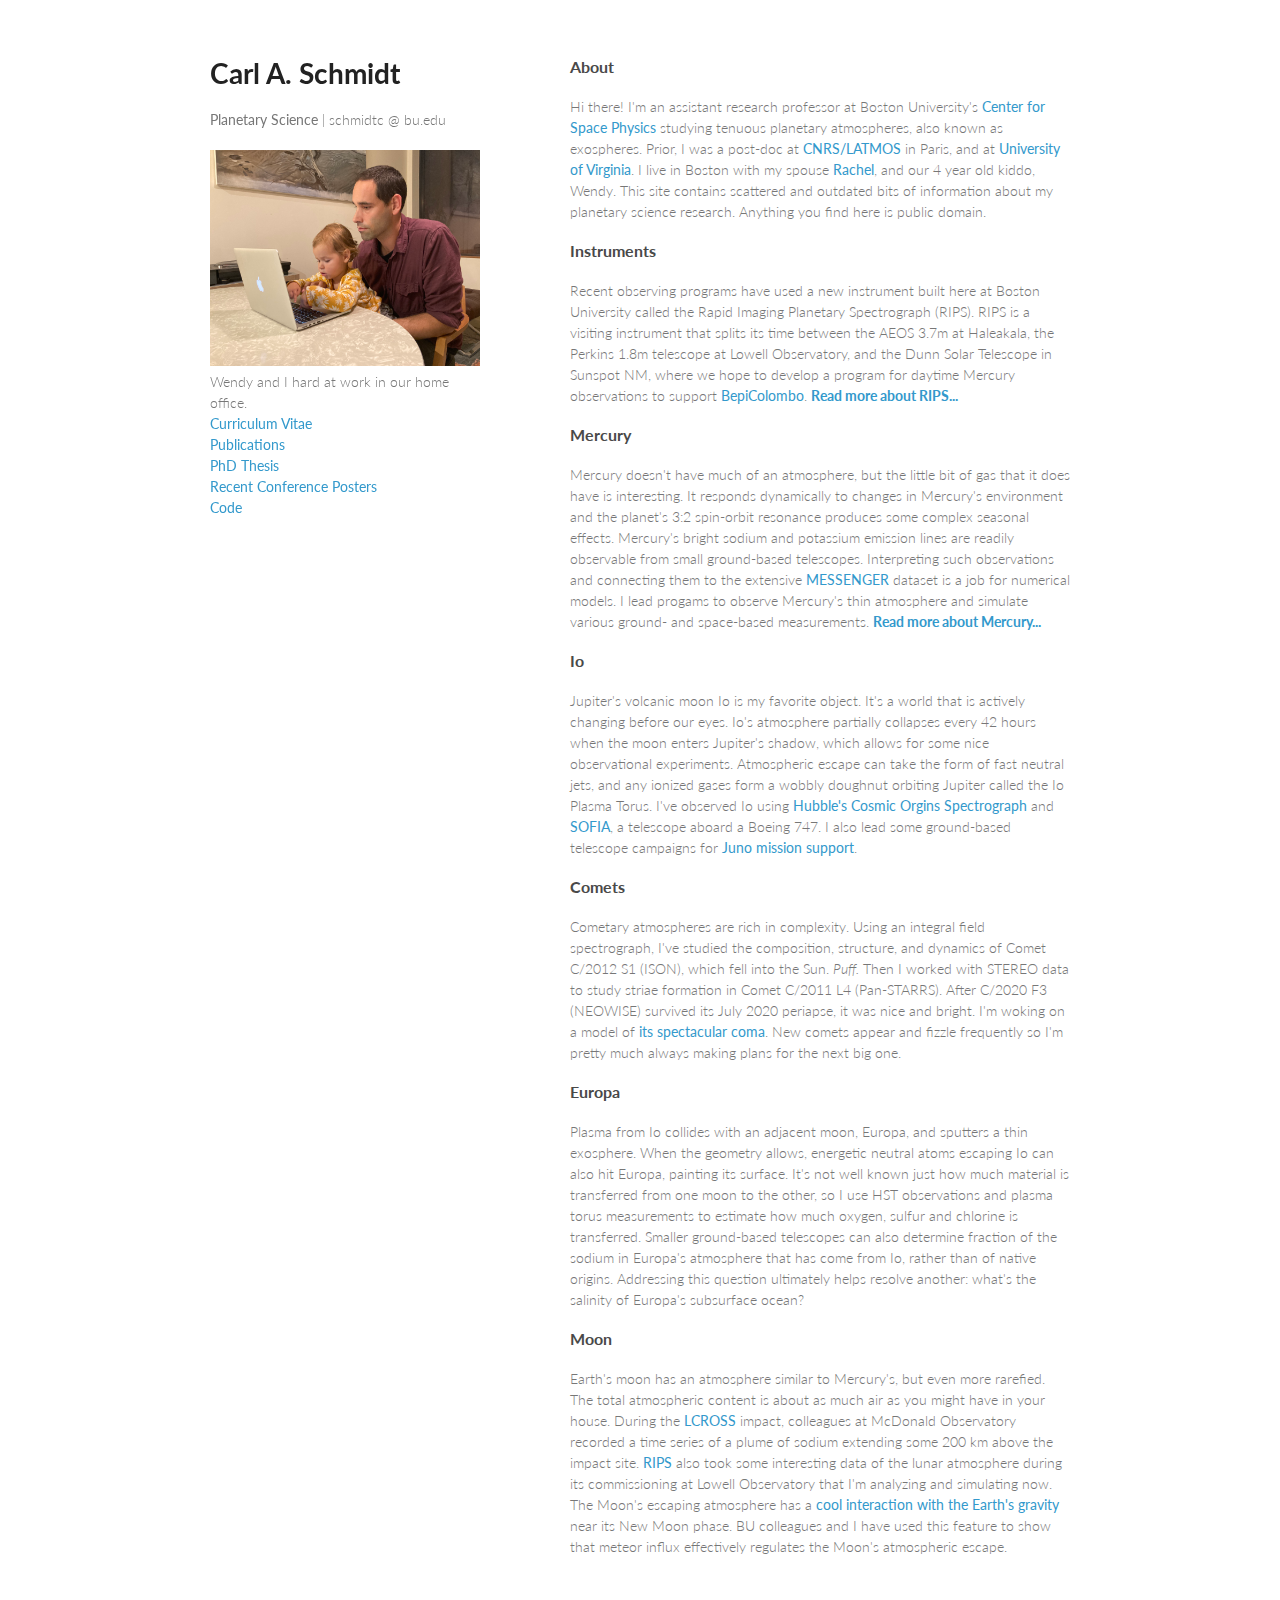
<file: index.html>
<!doctype html>
<html>
  <head>
    <meta charset="utf-8">
    <meta http-equiv="X-UA-Compatible" content="chrome=1">
    <title>Carl Schmidt</title>
    
    <link rel="shortcut icon" href="your_image_path_and_name.ico" />
    
    <link rel="stylesheet" href="stylesheets/styles.css">
    <link rel="stylesheet" href="stylesheets/github-light.css">
    <meta name="viewport" content="width=device-width, initial-scale=1, user-scalable=no">
    <!--[if lt IE 9]>
    <script src="//html5shiv.googlecode.com/svn/trunk/html5.js"></script>
    <![endif]-->
  </head>
  <body>
    <div class="wrapper">
      <header>
        <h1>Carl A. Schmidt</h1>
        <p><b>Planetary Science</b>    |      schmidtc @ bu.edu</p>
        <img src="images/Astronomy_Factory.jpg" alt="Typical day at the Astronomy Factory" style="width:288px;height:216px;">
        Wendy and I hard at work in our home office.
        <br><a href="CV/CV_2024.pdf">Curriculum Vitae</a>
        <br><a href="Publications.html">Publications</a>
        <br><a href="CV/thesis_schmidt.pdf">PhD Thesis</a>
        <br><a href="Talks.html">Recent Conference Posters</a>
        <br><a href="https://github.com/CarlSchmidt">Code</a>
      </header>
      <section>
        <h3>
<a id="About" class="anchor" href="#About" aria-hidden="true"><span class="octicon octicon-link"></span></a>About</h3>

<p>Hi there! I'm an assistant research professor at Boston University's <a href="http://www.bu.edu/csp/" class="CSP">Center for Space Physics</a>
studying tenuous planetary atmospheres, also known as exospheres. Prior, I was a post-doc at <a href="http://www.latmos.ipsl.fr/" class="LATMOS">CNRS/LATMOS</a> in Paris, and at 
<a href="http://www.virginia.edu/ms/research/rej/index.html/" class="UVA">University of Virginia</a>. I live in Boston with my spouse <a href="http://racheldevorah.studio/">Rachel</a>, and our 4 year old kiddo, Wendy. This site contains scattered and outdated bits of information about my planetary science research. Anything you find here is public domain. </p>

<h3>
<a id="Instruments" class="anchor" href="#Instruments" aria-hidden="true"><span class="octicon octicon-link"></span></a>Instruments</h3>

<p>Recent observing programs have used a new instrument built here at Boston University called the Rapid Imaging Planetary Spectrograph (RIPS). RIPS is a visiting instrument that splits its time between the AEOS 3.7m at Haleakala, the Perkins 1.8m telescope at Lowell Observatory, and the Dunn Solar Telescope in Sunspot NM, where we hope to develop a program for daytime Mercury observations to support <a href="https://sci.esa.int/web/bepicolombo">BepiColombo</a>. <a href="RIPS.html"><b>Read more about RIPS...</b></a></p>

<h3>
<a id="Mercury" class="anchor" href="#Mercury" aria-hidden="true"><span class="octicon octicon-link"></span></a>Mercury</h3>

<p>Mercury doesn't have much of an atmosphere, but the little bit of gas that it does have is interesting. It responds dynamically to changes in Mercury's environment and the planet's 3:2 spin-orbit resonance produces some complex seasonal effects. Mercury's bright sodium and potassium emission lines are readily observable from small ground-based telescopes. Interpreting such observations and connecting them to the extensive <a href="http://www.nasa.gov/mission_pages/messenger/main/">MESSENGER</a> dataset is a job for numerical models. I lead progams to observe Mercury's thin atmosphere and simulate various ground- and space-based measurements. <a href="Mercury/Mercury.html"><b>Read more about Mercury...</b></a> </p>

<h3>
<a id="Io" class="anchor" href="#Io" aria-hidden="true"><span class="octicon octicon-link"></span></a>Io</h3>

<p>Jupiter's volcanic moon Io is my favorite object. It's a world that is actively changing before our eyes. Io's atmosphere partially collapses every 42 hours when the moon enters Jupiter's shadow, which allows for some nice observational experiments. Atmospheric escape can take the form of fast neutral jets, and any ionized gases form a wobbly doughnut orbiting Jupiter called the Io Plasma Torus. I've observed Io using <a href="http://www.stsci.edu/cgi-bin/get-proposal-info?id=15147&observatory=HST">Hubble's Cosmic Orgins Spectrograph</a> and <a href="https://www.sofia.usra.edu/">SOFIA</a>, a telescope aboard a Boeing 747. I also lead some ground-based telescope campaigns for <a href="https://www.missionjuno.swri.edu/planned-observations">Juno mission support</a>.</p>

<h3>
<a id="Comets" class="anchor" href="#Comets" aria-hidden="true"><span class="octicon octicon-link"></span></a>Comets</h3>

<p>Cometary atmospheres are rich in complexity. Using an integral field spectrograph, I've studied the composition, structure, and dynamics of Comet C/2012 S1 (ISON), which fell into the Sun. <i>Puff.</i> Then I worked with STEREO data to study striae formation in Comet C/2011 L4 (Pan-STARRS). After C/2020 F3 (NEOWISE) survived its July 2020 periapse, it was nice and bright. I'm woking on a model of <a href="https://psi.edu/news/neowisesodiumtail">its spectacular coma</a>. New comets appear and fizzle frequently so I'm pretty much always making plans for the next big one.</p>

<h3>
<a id="Europa" class="anchor" href="#Europa" aria-hidden="true"><span class="octicon octicon-link"></span></a>Europa</h3>

<p> Plasma from Io collides with an adjacent moon, Europa, and sputters a thin exosphere. When the geometry allows, energetic neutral atoms escaping Io can also hit Europa, painting its surface. It's not well known just how much material is transferred from one moon to the other, so I use HST observations and plasma torus measurements to estimate how much oxygen, sulfur and chlorine is transferred. Smaller ground-based telescopes can also determine fraction of the sodium in Europa's atmosphere that has come from Io, rather than of native origins. Addressing this question ultimately helps resolve another: what's the salinity of Europa's subsurface ocean?</p>

<h3>
<a id="Moon" class="anchor" href="#Earth's-Moon" aria-hidden="true"><span class="octicon octicon-link"></span></a>Moon</h3>

<p>Earth's moon has an atmosphere similar to Mercury's, but even more rarefied. The total atmospheric content is about as much air as you might have in your house. During the <a href="http://lcross.arc.nasa.gov/impact.htm">LCROSS</a> impact, colleagues at McDonald Observatory recorded a time series of a plume of sodium extending some 200 km above the impact site. <a href="RIPS.html">RIPS</a> also took some interesting data of the lunar atmosphere during its commissioning at Lowell Observatory that I'm analyzing and simulating now. The Moon's escaping atmosphere has a <a href="Moon/Moon.html">cool interaction with the Earth's gravity</a> near its New Moon phase. BU colleagues and I have used this feature to show that meteor influx effectively regulates the Moon's atmospheric escape. </p>
      </section>
    </div>
    <script src="javascripts/scale.fix.js"></script>
    
  </body>
</html>
</file>
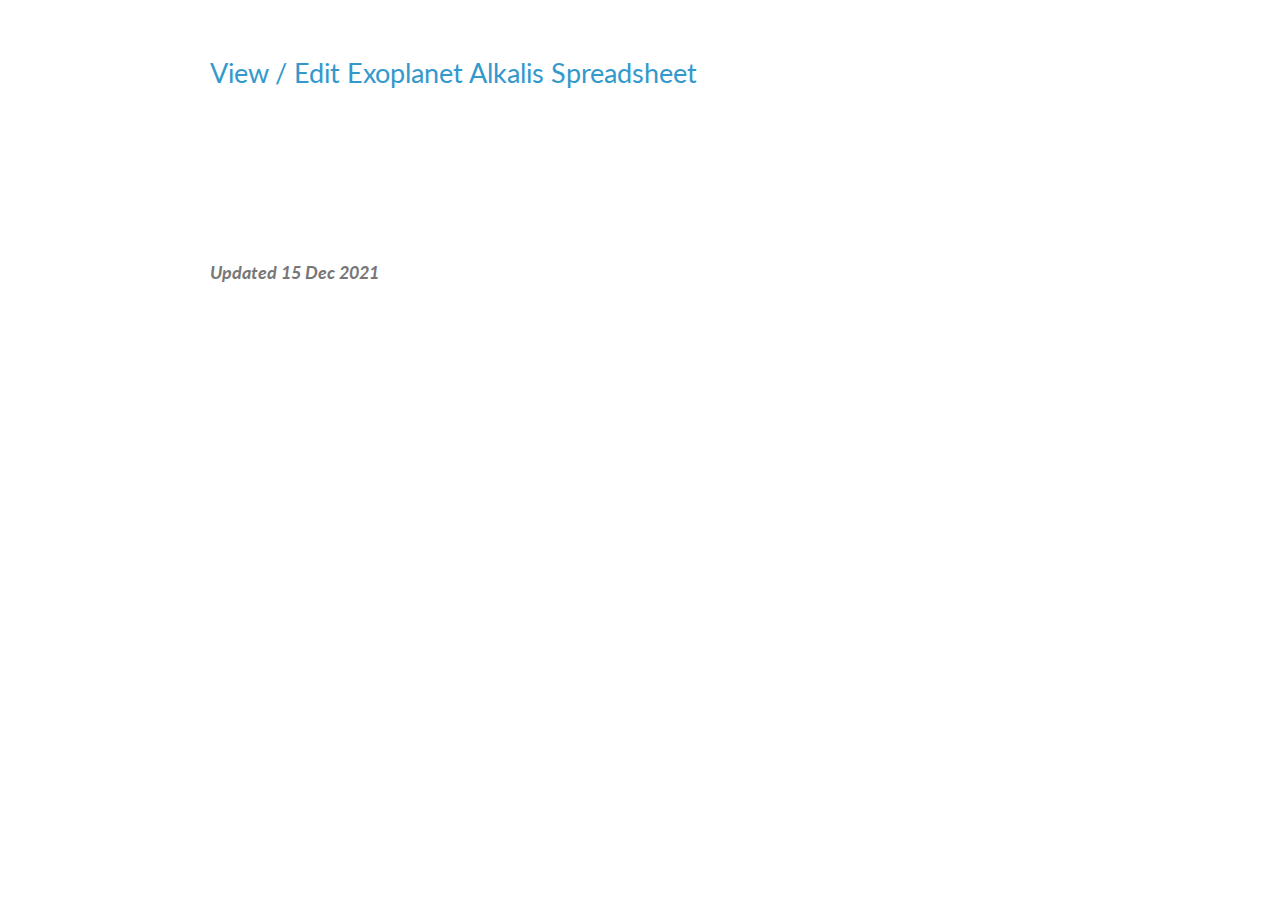
<file: exoplanet-alkalis.html>
<!doctype html>
<html>
<script src="https://archive.org/jw/8/jwplayer.js"></script>
 <head>
    <meta charset="utf-8">
    <meta http-equiv="X-UA-Compatible" content="chrome=1">
    <title>Recent, Talks & Posters</title>
    <link rel="stylesheet" href="../stylesheets/Custom.css">
    <link rel="stylesheet" href="../stylesheets/github-light.css">
    <meta name="viewport" content="width=device-width, initial-scale=1, user-scalable=no">
    <!--[if lt IE 9]>
    <script src="//html5shiv.googlecode.com/svn/trunk/html5.js"></script>
    <![endif]-->
  </head>
<body>
 <div class="wrapper">
  <section> 
<h2>
  <a href="https://docs.google.com/spreadsheets/d/1mkJB3pumP8xYkI7hOmZW9YPkWDzJ5MlUR2cYXRkpuMY/edit?usp=sharing"> View / Edit Exoplanet Alkalis Spreadsheet</a></h2>
  <br>  
<p>
<br>
</section>
</br>
<p><i>Updated 15 Dec 2021</i></p>
<script src="../javascripts/scale.fix.js"></script>
</body>
</html>
</file>
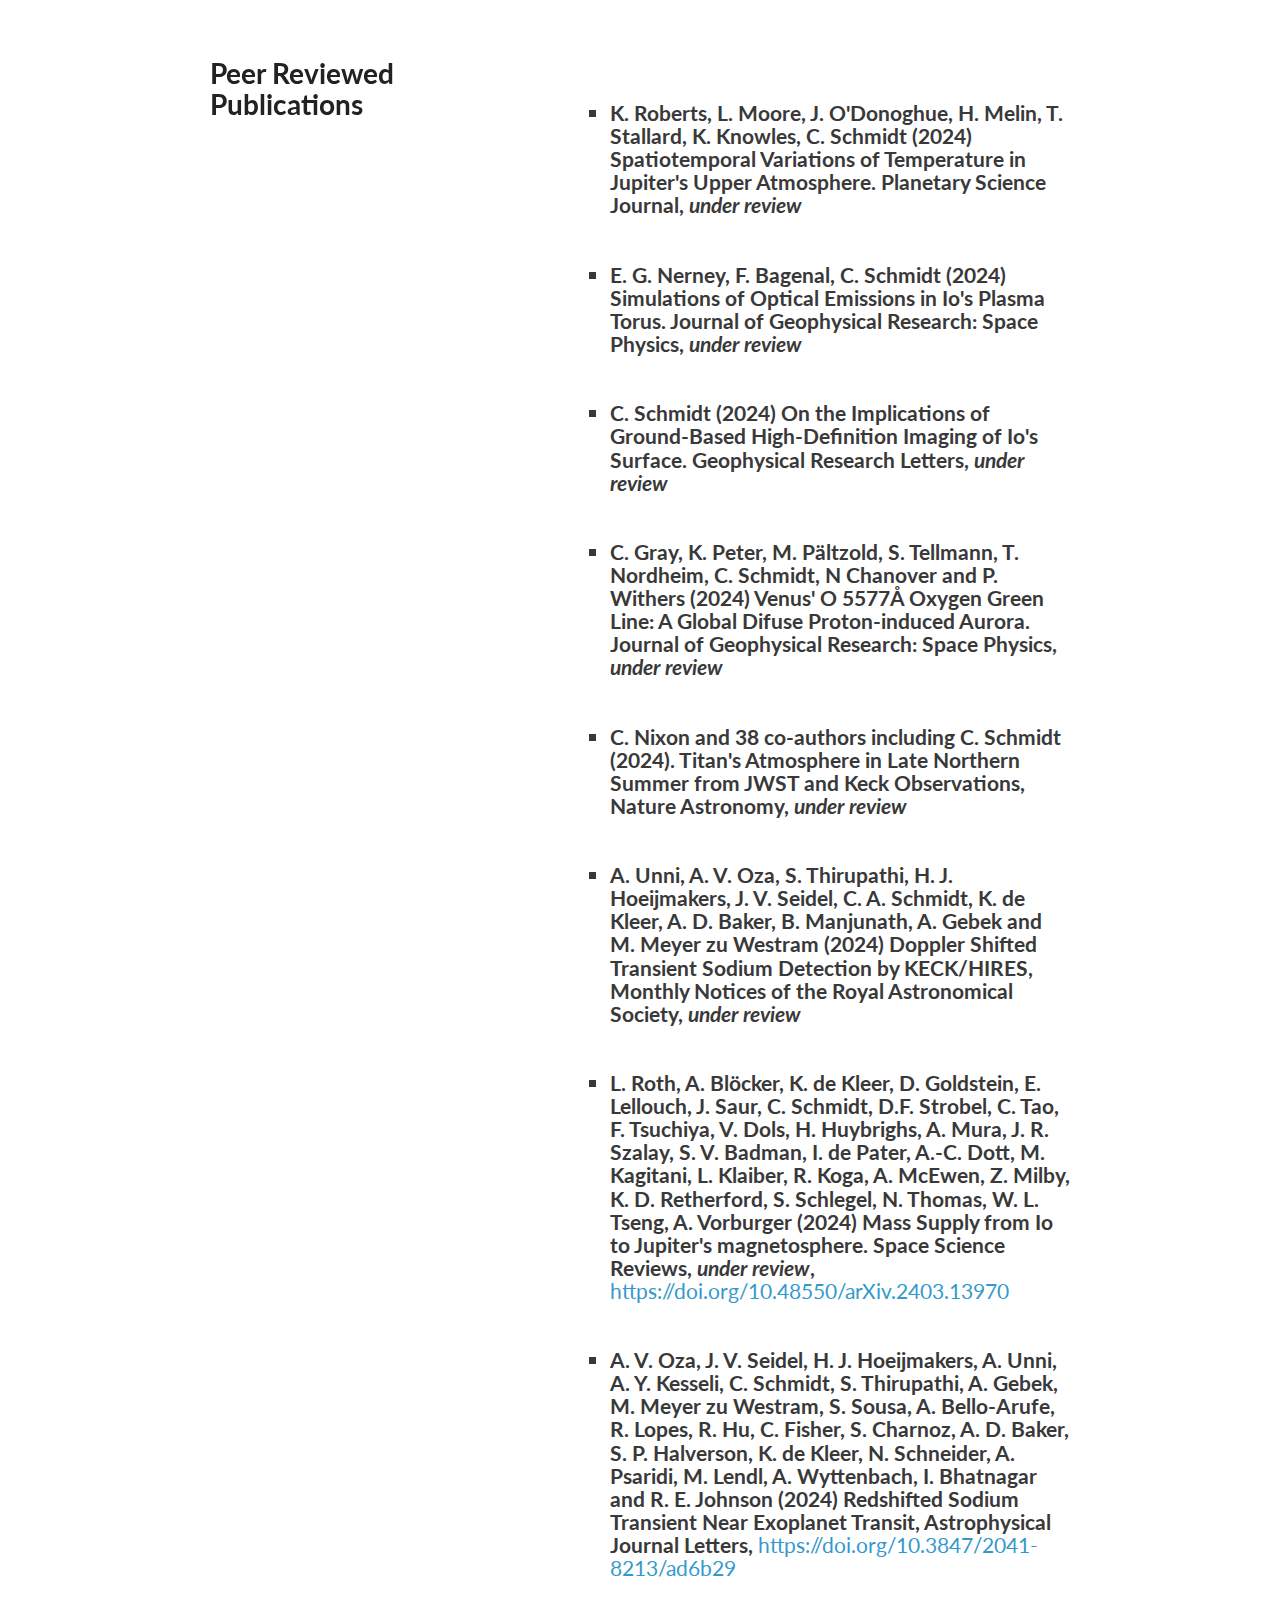
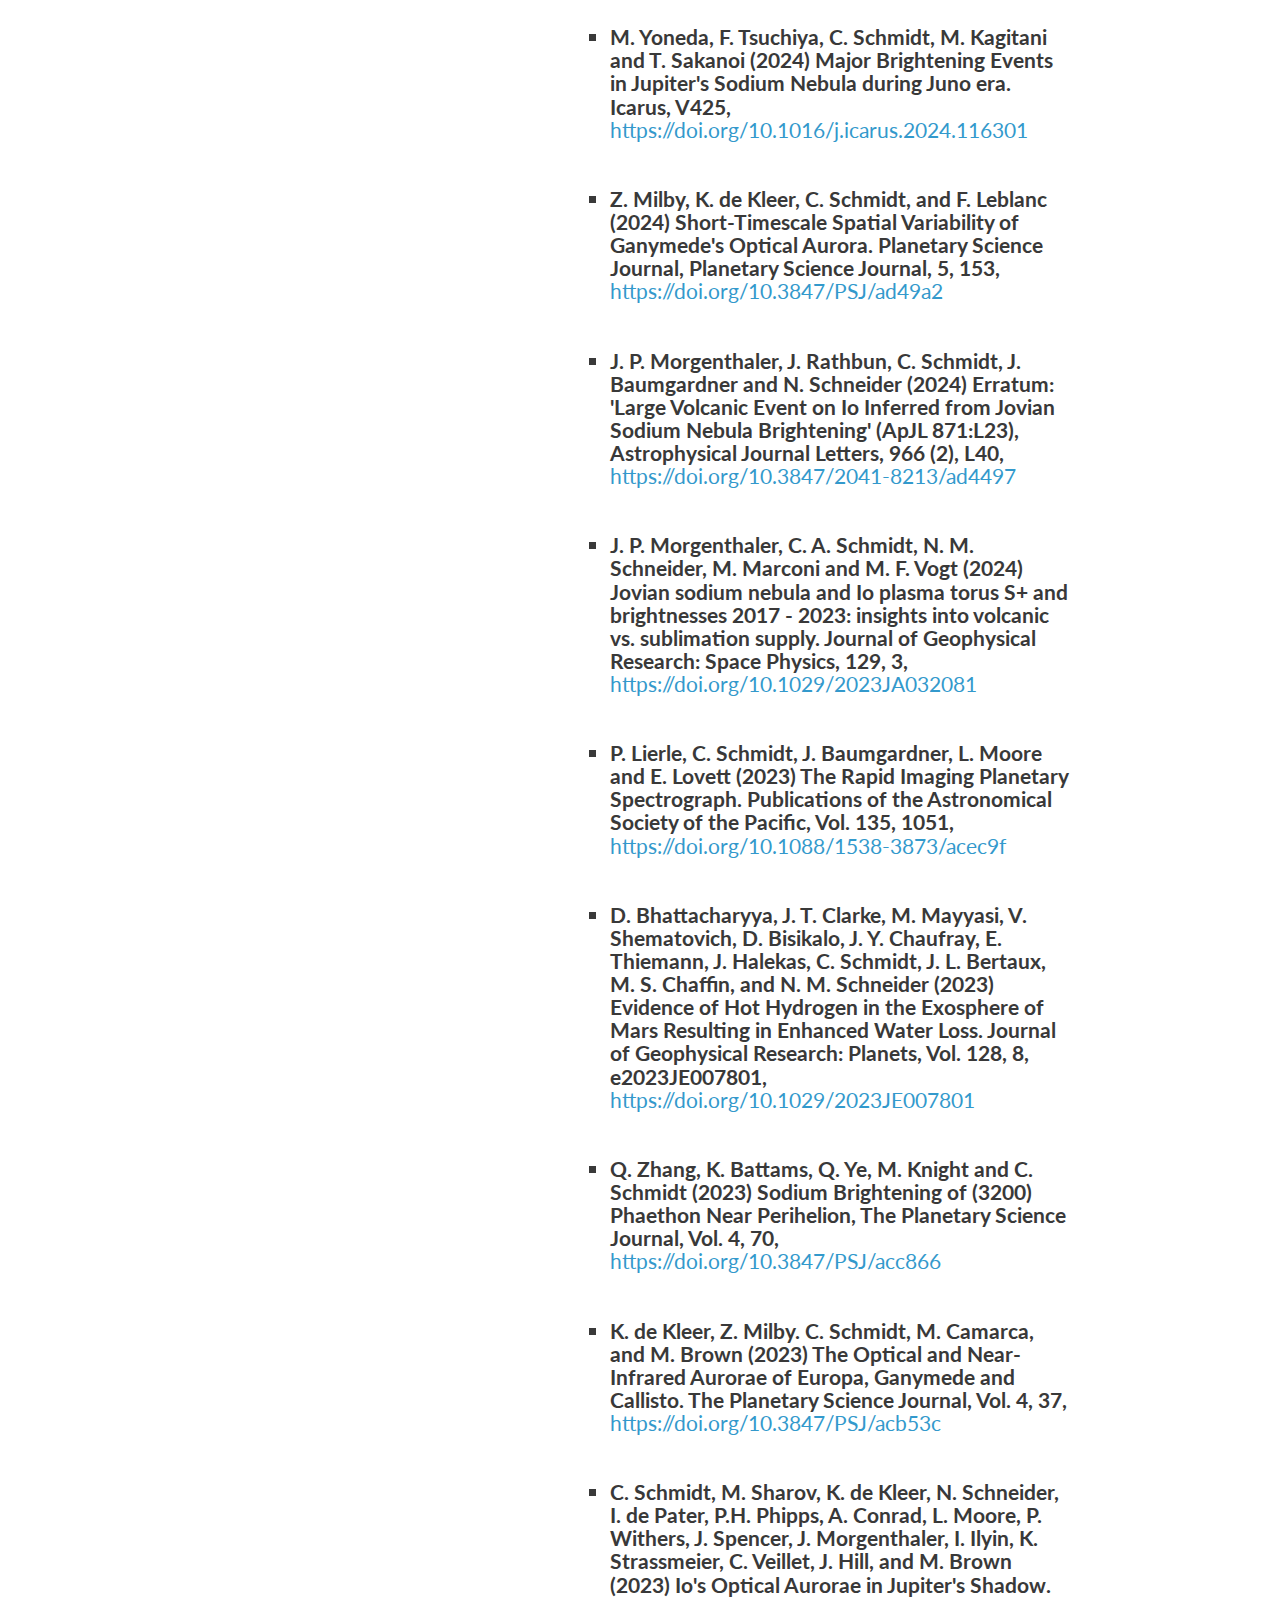
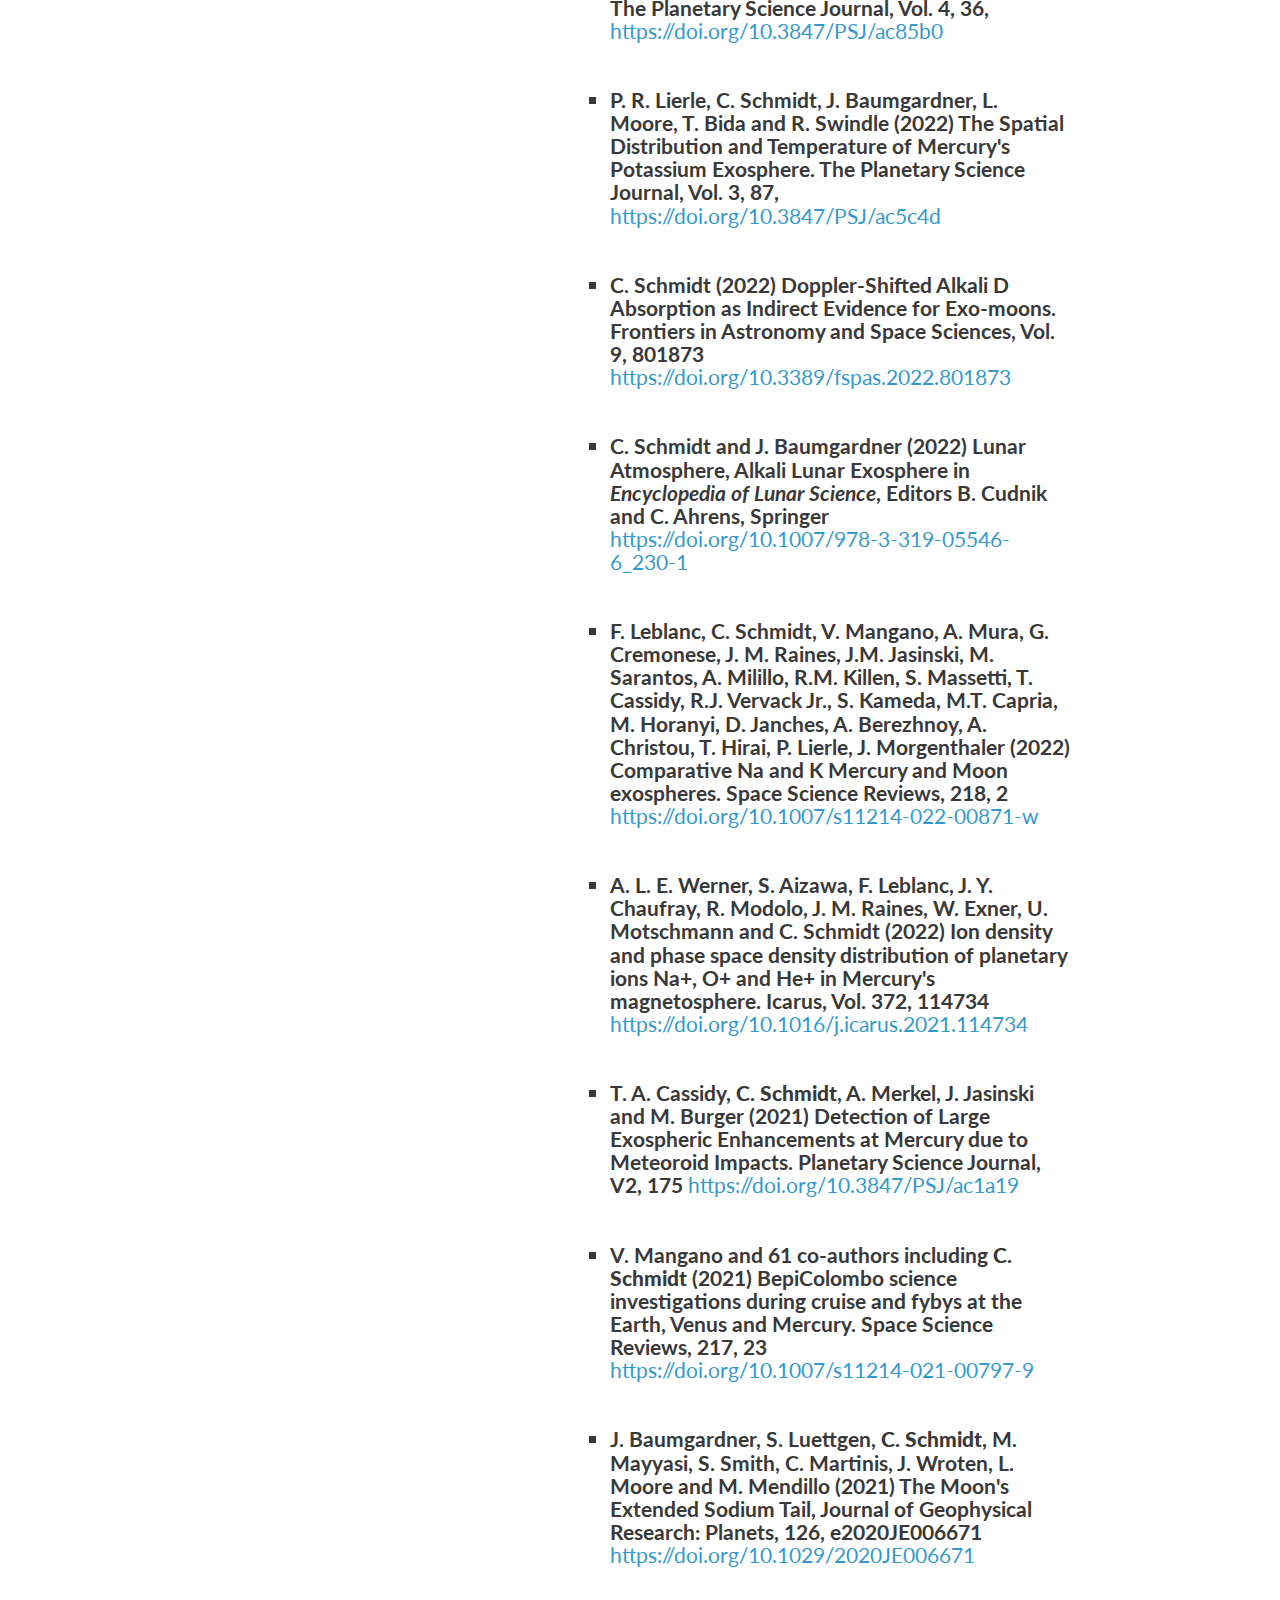
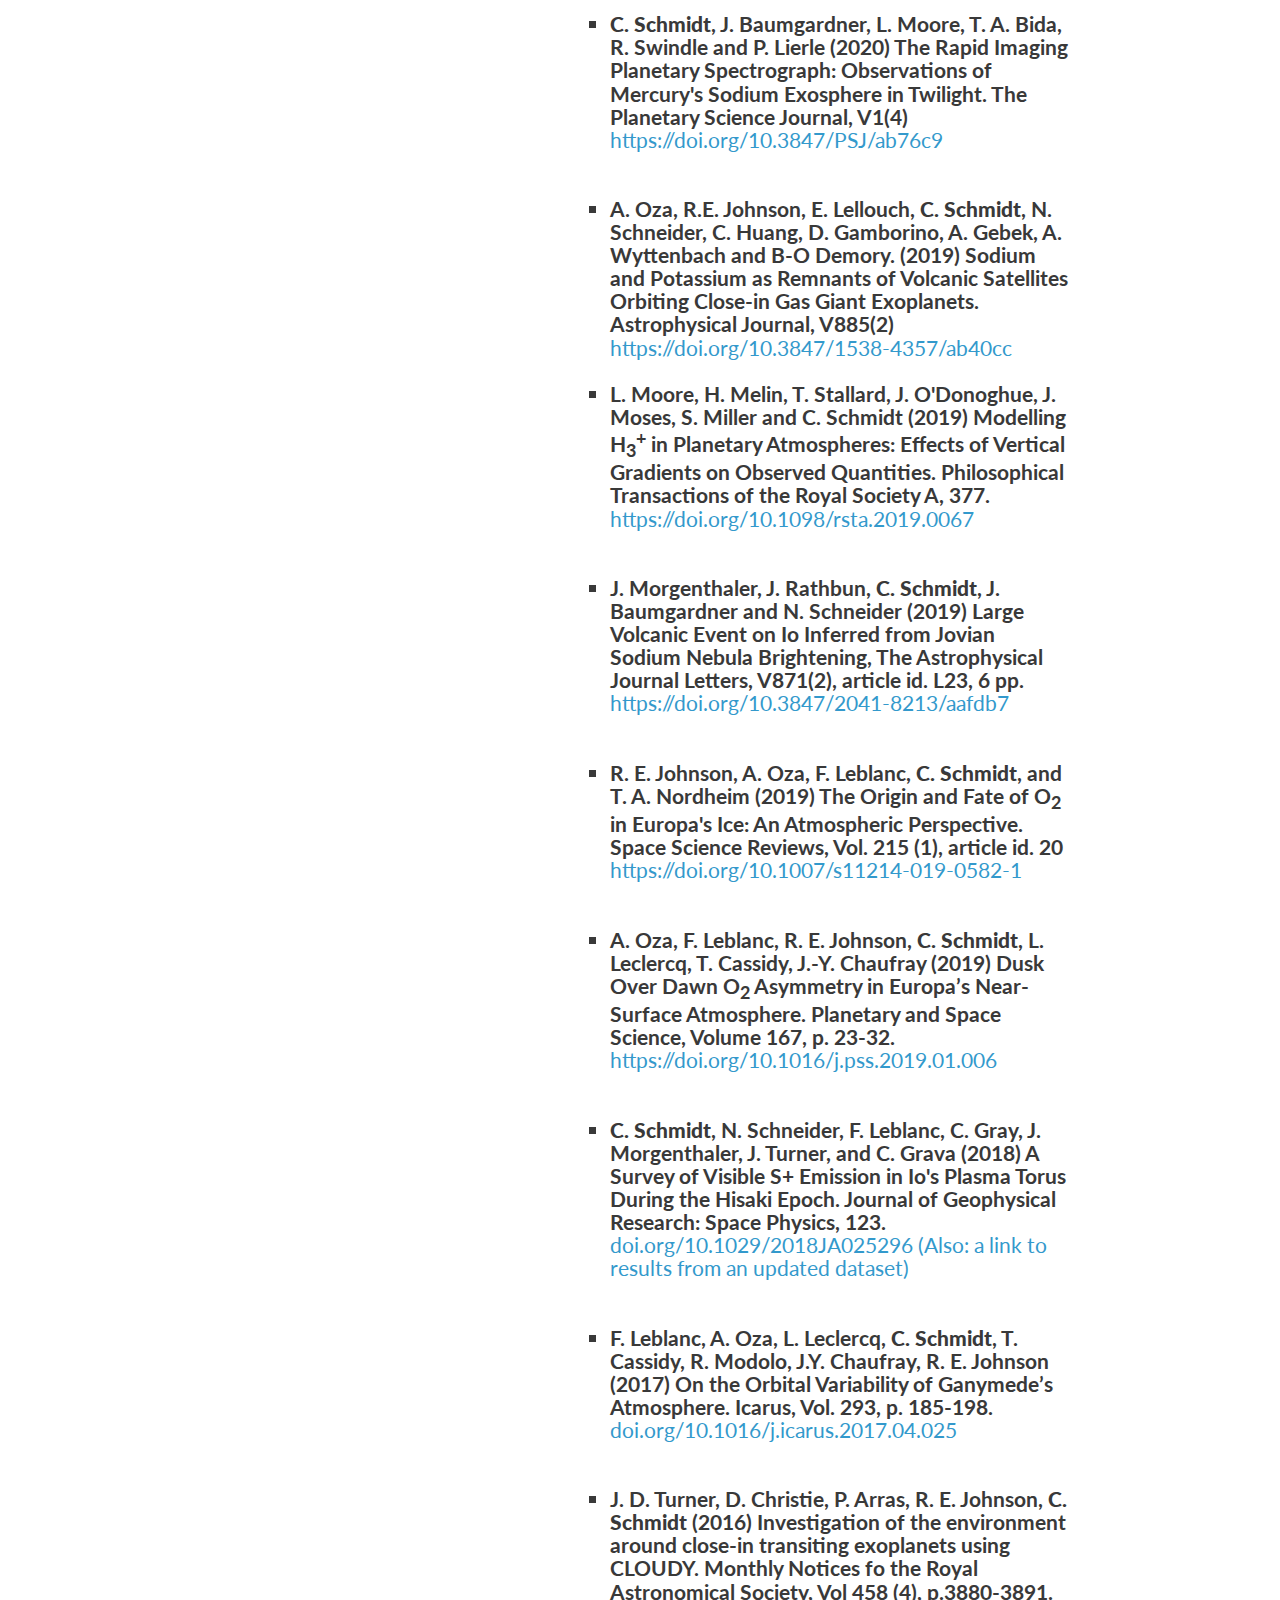
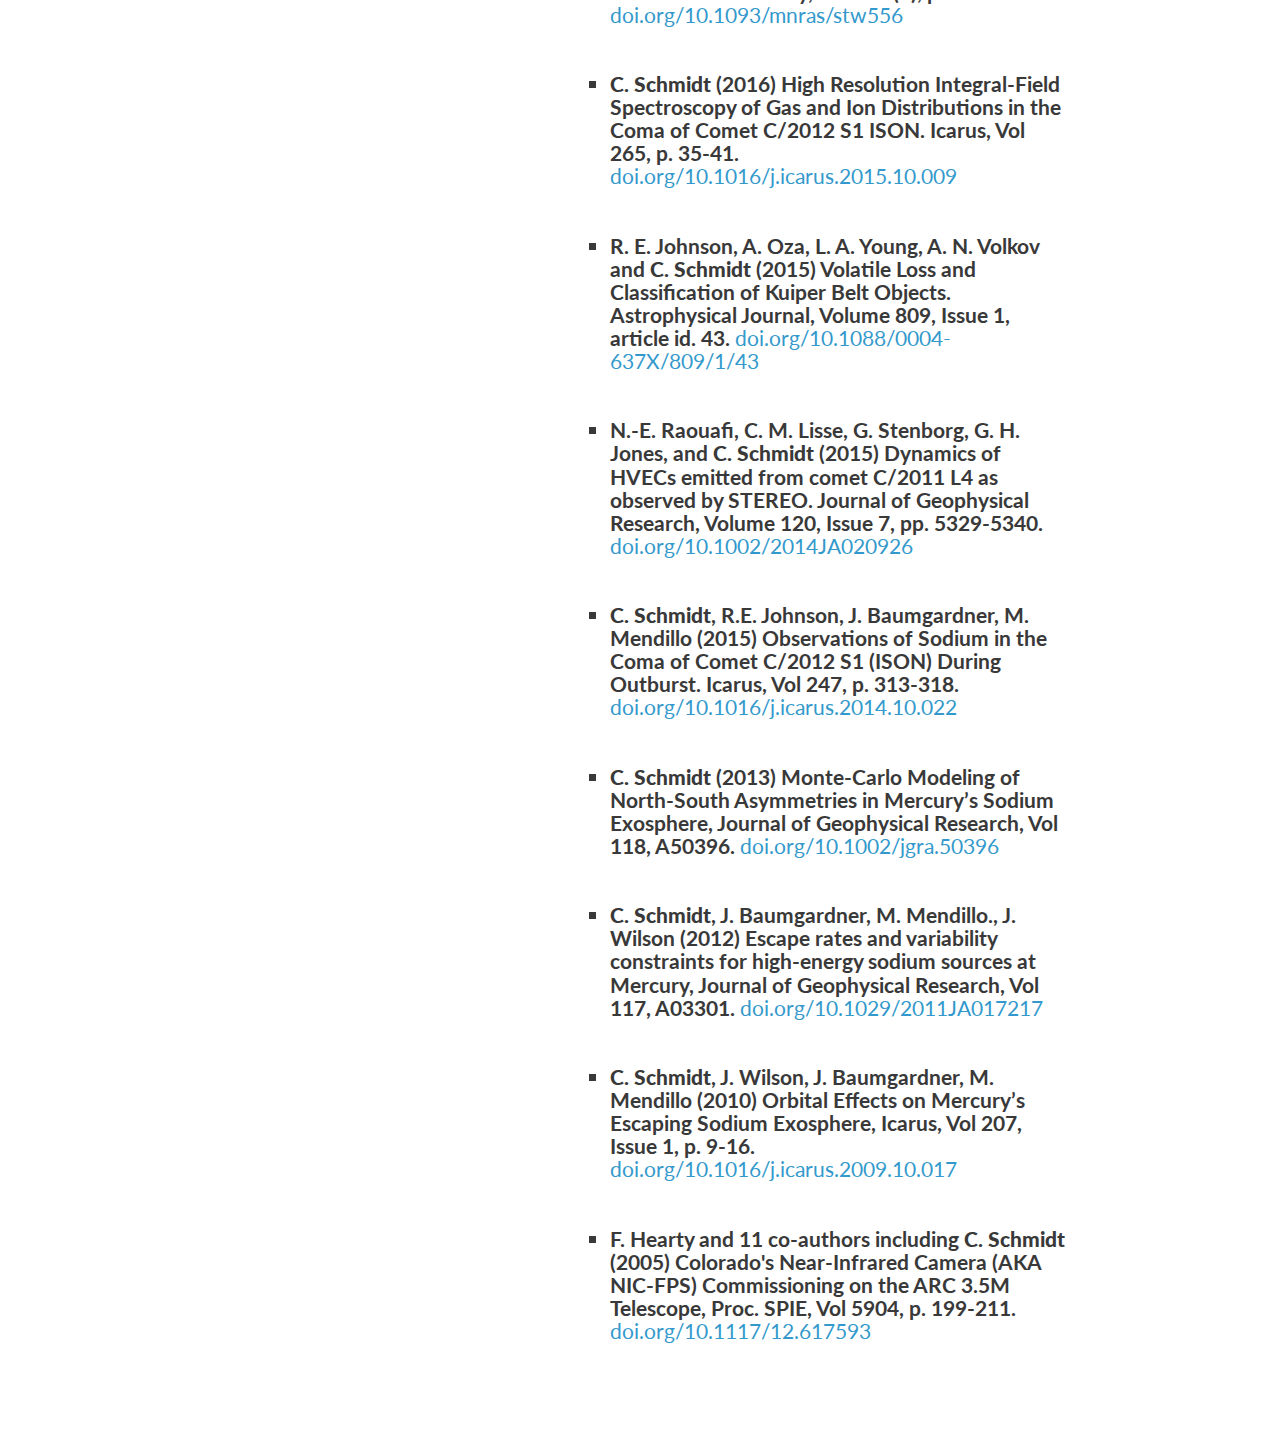
<file: Publications.html>
<!doctype html>
<html>
  <head>
    <meta charset="utf-8">
    <meta http-equiv="X-UA-Compatible" content="chrome=1">
    <title>Publications: Carl Schmidt</title>
    <link rel="stylesheet" href="stylesheets/styles.css">
    <link rel="stylesheet" href="stylesheets/github-light.css">
    <meta name="viewport" content="width=device-width, initial-scale=1, user-scalable=no">
    <!--[if lt IE 9]>
    <script src="//html5shiv.googlecode.com/svn/trunk/html5.js"></script>
    <![endif]-->
  </head>
<div class="wrapper">  
<body>  
<header>
   <h1>Peer Reviewed Publications</h1>
</header>
<section>
<h2>
<p>&nbsp;</p>
<ul style="list-style-type: square;">
<li>K. Roberts, L. Moore, J. O'Donoghue, H. Melin, T. Stallard, K. Knowles, C. Schmidt (2024) Spatiotemporal Variations of Temperature in Jupiter's Upper Atmosphere. Planetary Science Journal, <i>under review</i>
</li>
<br></br>
<li> E. G. Nerney, F. Bagenal, C. Schmidt (2024) Simulations of Optical Emissions in Io's Plasma Torus. Journal of Geophysical Research: Space Physics, <i>under review</i>
</li>
<br></br>
<li>C. Schmidt (2024) On the Implications of Ground-Based High-Definition Imaging of Io's Surface. Geophysical Research Letters, <i>under review</i>
</li>
<br></br>
<li> C. Gray, K. Peter, M. P&auml;ltzold, S. Tellmann, T. Nordheim, C. Schmidt, N Chanover and P. Withers (2024) Venus' O 5577&angst; Oxygen Green Line: A Global Difuse Proton-induced Aurora. Journal of Geophysical Research: Space Physics, <i>under review</i>
</li>
<br></br>
<li> C. Nixon and 38 co-authors including C. Schmidt (2024). Titan's Atmosphere in Late Northern Summer from JWST and Keck Observations, Nature Astronomy, <i>under review</i>
</li>
<br></br>
<li> A. Unni, A. V. Oza, S. Thirupathi, H. J. Hoeijmakers, J. V. Seidel, 
C. A. Schmidt, K. de Kleer, A. D. Baker, B. Manjunath, A. Gebek and M. Meyer zu Westram (2024) Doppler Shifted Transient Sodium Detection by KECK/HIRES, Monthly Notices of the Royal Astronomical Society, <i>under review</i>
</li>
<br></br>
<li> L. Roth, A. Bl&ouml;cker, K. de Kleer, D. Goldstein, E. Lellouch, J. Saur, C. Schmidt, D.F. Strobel, C. Tao, F. Tsuchiya, V. Dols, H. Huybrighs, A. Mura, J. R. Szalay, S. V. Badman, I. de Pater, A.-C. Dott, M. Kagitani, L. Klaiber, R. Koga, A. McEwen, Z. Milby, K. D. Retherford, S. Schlegel, N. Thomas, W. L. Tseng, A. Vorburger (2024) Mass Supply from Io to Jupiter's magnetosphere. Space Science Reviews, <i>under review</i>, <a href="https://doi.org/10.48550/arXiv.2403.13970">  https://doi.org/10.48550/arXiv.2403.13970</a>
</li>
<br></br>
<li> A. V. Oza, J. V. Seidel, H. J. Hoeijmakers, A. Unni, A. Y. Kesseli, C. Schmidt, S. Thirupathi, A. Gebek, M. Meyer zu Westram, S. Sousa, A. Bello-Arufe, R. Lopes, R. Hu, C. Fisher, S. Charnoz, A. D. Baker, S. P. Halverson, K. de Kleer, N. Schneider, A. Psaridi, M. Lendl, A. Wyttenbach, I. Bhatnagar and R. E. Johnson (2024) Redshifted Sodium Transient Near Exoplanet Transit, Astrophysical Journal Letters, <a href="https://doi.org/10.3847/2041-8213/ad6b29">  https://doi.org/10.3847/2041-8213/ad6b29</a>
</li>
<br></br>
<li> M. Yoneda, F. Tsuchiya, C. Schmidt, M. Kagitani and T. Sakanoi (2024) Major
Brightening Events in Jupiter's Sodium Nebula during Juno era. Icarus, V425, <a href="https://doi.org/10.1016/j.icarus.2024.116301">  https://doi.org/10.1016/j.icarus.2024.116301</a>
</li>
<br></br>
<li> Z. Milby, K. de Kleer, C. Schmidt, and F. Leblanc (2024) Short-Timescale Spatial Variability of Ganymede's Optical Aurora. Planetary Science Journal, Planetary Science Journal, 5, 153, <a href="https://doi.org/10.3847/PSJ/ad49a2">  https://doi.org/10.3847/PSJ/ad49a2</a>
</li>
<br></br>
<li>J. P. Morgenthaler, J. Rathbun, C. Schmidt, J. Baumgardner and N. Schneider  (2024) Erratum: 'Large Volcanic Event on Io Inferred from Jovian Sodium Nebula Brightening' (ApJL 871:L23), Astrophysical Journal Letters, 966 (2), L40, <a href="https://doi.org/10.3847/2041-8213/ad4497">  https://doi.org/10.3847/2041-8213/ad4497</a>
</li>
<br></br>
<li>J. P. Morgenthaler, C. A. Schmidt, N. M. Schneider, M. Marconi and M. F. Vogt (2024) Jovian sodium nebula and Io plasma torus S+ and brightnesses 2017 - 2023: insights into volcanic vs. sublimation supply. Journal of Geophysical Research: Space Physics, 129, 3, <a href="https://doi.org/10.1029/2023JA032081">  https://doi.org/10.1029/2023JA032081</a>
</li>
<br></br>
<li>P. Lierle, C. Schmidt, J. Baumgardner, L. Moore and E. Lovett (2023) The Rapid Imaging Planetary Spectrograph. Publications of the Astronomical Society of the Pacific, Vol. 135, 1051, <a href="https://doi.org/10.1088/1538-3873/acec9f">  https://doi.org/10.1088/1538-3873/acec9f</a>
</li>
<br></br>
<li>D. Bhattacharyya, J. T. Clarke, M. Mayyasi, V. Shematovich, D. Bisikalo, J. Y. Chaufray, E. Thiemann, J. Halekas, C. Schmidt, J. L. Bertaux, M. S. Chaffin, and N. M. Schneider (2023) Evidence of Hot Hydrogen in the Exosphere of Mars Resulting in Enhanced Water Loss. Journal of Geophysical Research: Planets, Vol. 128, 8, e2023JE007801, <a href="https://doi.org/10.1029/2023JE007801">  https://doi.org/10.1029/2023JE007801</a>
</li>
<br></br>
<li>Q. Zhang, K. Battams, Q. Ye, M. Knight and C. Schmidt (2023) Sodium Brightening of (3200) Phaethon Near Perihelion, The Planetary Science Journal, Vol. 4, 70, <a href="https://doi.org/10.3847/PSJ/acc866">  https://doi.org/10.3847/PSJ/acc866</a>
</li>
<br></br>
<li>K. de Kleer, Z. Milby. C. Schmidt, M. Camarca, and M. Brown (2023) The Optical and Near-Infrared Aurorae of Europa, Ganymede and Callisto. The Planetary Science Journal, Vol. 4, 37, <a href="https://doi.org/10.3847/PSJ/acb53c">  https://doi.org/10.3847/PSJ/acb53c</a>
</li>
<br></br>
<li>C. Schmidt, M. Sharov, K. de Kleer, N. Schneider, I. de Pater, P.H. Phipps, A. Conrad, L. Moore, P. Withers, J. Spencer, J. Morgenthaler, I. Ilyin, K. Strassmeier, C. Veillet, J. Hill, and M. Brown (2023) Io's Optical Aurorae in Jupiter's Shadow. The Planetary Science Journal, Vol. 4, 36, <a href="https://doi.org/10.3847/PSJ/ac85b0">  https://doi.org/10.3847/PSJ/ac85b0</a>
</li>
<br></br>
<li>P. R. Lierle, C. Schmidt, J. Baumgardner, L. Moore, T. Bida and R. Swindle (2022) The Spatial Distribution and Temperature of Mercury's Potassium Exosphere. The Planetary Science Journal, Vol. 3, 87, <a href="https://doi.org/10.3847/PSJ/ac5c4d">  https://doi.org/10.3847/PSJ/ac5c4d</a>
</li>
<br></br>
<li>C. Schmidt (2022) Doppler-Shifted Alkali D Absorption as Indirect Evidence for Exo-moons. Frontiers in Astronomy and Space Sciences, Vol. 9, 801873 <a href="https://doi.org/10.3389/fspas.2022.801873"> https://doi.org/10.3389/fspas.2022.801873</a></li>
<br></br>
<li>C. Schmidt and J. Baumgardner (2022) Lunar Atmosphere, Alkali Lunar Exosphere in <i>Encyclopedia of Lunar Science</i>, Editors B. Cudnik and C. Ahrens, Springer <a href="https://doi.org/10.1007/978-3-319-05546-6_230-1">  https://doi.org/10.1007/978-3-319-05546-6_230-1</a></li>
<br></br>
<li>F. Leblanc, C. Schmidt, V. Mangano, A. Mura, G. Cremonese, J. M. Raines, J.M. Jasinski, M. Sarantos, A. Milillo, R.M. Killen, S. Massetti, T. Cassidy, R.J. Vervack Jr., S. Kameda, M.T. Capria, M. Horanyi, D. Janches, A. Berezhnoy, A. Christou, T. Hirai, P. Lierle, J. Morgenthaler (2022) Comparative Na and K Mercury and Moon exospheres. Space Science Reviews, 218, 2 <a href="https://doi.org/10.1007/s11214-022-00871-w">  https://doi.org/10.1007/s11214-022-00871-w</a></li>
<br></br>
<li>A. L. E. Werner, S. Aizawa, F. Leblanc, J. Y. Chaufray, R. Modolo, J. M. Raines, W. Exner, U. Motschmann and C. Schmidt (2022) Ion density and phase space density distribution of planetary ions Na+, O+ and He+ in Mercury's magnetosphere. Icarus, Vol. 372, 114734 <a href="https://doi.org/10.1016/j.icarus.2021.114734">https://doi.org/10.1016/j.icarus.2021.114734</a></li>
<br></br>
<li>T. A. Cassidy, <b>C. Schmidt</b>, A. Merkel, J. Jasinski and M. Burger (2021) Detection of Large Exospheric Enhancements at Mercury due to Meteoroid Impacts. Planetary Science Journal, V2, 175 <a href="https://doi.org/10.3847/PSJ/ac1a19">https://doi.org/10.3847/PSJ/ac1a19</a></li>
<br></br>
<li>V. Mangano and 61 co-authors including <b>C. Schmidt</b> (2021) BepiColombo science investigations during cruise and fybys at the Earth, Venus and Mercury. Space Science Reviews, 217, 23 <a href="https://doi.org/10.1007/s11214-021-00797-9">https://doi.org/10.1007/s11214-021-00797-9</a></li>
<br></br>
<li>J. Baumgardner, S. Luettgen, <b>C. Schmidt</b>, M. Mayyasi, S. Smith, C. Martinis, J. Wroten, L. Moore and M. Mendillo (2021) The Moon's Extended Sodium Tail, Journal of Geophysical Research: Planets, 126, e2020JE006671 <a href="https://doi.org/10.1029/2020JE006671">https://doi.org/10.1029/2020JE006671</a></li>
<br></br>
<li><b>C. Schmidt</b>, J. Baumgardner, L. Moore, T. A. Bida, R. Swindle and P. Lierle (2020) The Rapid Imaging Planetary Spectrograph: Observations of Mercury's Sodium Exosphere in Twilight. The Planetary Science Journal, V1(4) <a href="https://doi.org/10.3847/PSJ/ab76c9">https://doi.org/10.3847/PSJ/ab76c9</a></li>
<br></br>
<li>A. Oza, R.E. Johnson, E. Lellouch, <b>C. Schmidt</b>, N. Schneider, C. Huang, D. Gamborino, A. Gebek, A. Wyttenbach and B-O Demory. (2019) Sodium and Potassium as Remnants of Volcanic Satellites Orbiting Close-in Gas Giant Exoplanets. Astrophysical Journal, V885(2)</li> 
<a href="https://doi.org/10.3847/1538-4357/ab40cc">https://doi.org/10.3847/1538-4357/ab40cc</a>
<br></br>
<li>L. Moore, H. Melin, T. Stallard, J. O'Donoghue, J. Moses, S. Miller and C. Schmidt (2019) Modelling H<sub>3</sub><sup>+</sup> in Planetary Atmospheres: Effects of Vertical Gradients on Observed Quantities. Philosophical Transactions of the Royal Society A, 377. <a href="https://doi.org/10.1098/rsta.2019.0067">https://doi.org/10.1098/rsta.2019.0067</a></li> 
<br></br>
<li>J. Morgenthaler, J. Rathbun, <b>C. Schmidt</b>, J. Baumgardner and N. Schneider (2019) Large Volcanic Event on Io Inferred from Jovian Sodium Nebula Brightening, The Astrophysical Journal Letters, V871(2), article id. L23, 6 pp. <a href="https://doi.org/10.3847/2041-8213/aafdb7">https://doi.org/10.3847/2041-8213/aafdb7</a></li>  
<br></br>
<li>R. E. Johnson, A. Oza, F. Leblanc, <b>C. Schmidt</b>, and T. A. Nordheim (2019) The Origin and Fate of O<sub>2</sub> in Europa's Ice: An Atmospheric Perspective. Space Science Reviews, Vol. 215 (1), article id. 20 <a href="https://doi.org/10.1007/s11214-019-0582-1">https://doi.org/10.1007/s11214-019-0582-1</a></li>  
<br></br>
<li>A. Oza, F. Leblanc, R. E. Johnson, <b>C. Schmidt</b>, L. Leclercq, T. Cassidy, J.-Y. Chaufray (2019) Dusk Over Dawn O<sub>2</sub> Asymmetry in Europa&rsquo;s Near-Surface Atmosphere. Planetary and Space Science, Volume 167, p. 23-32. <a href="https://doi.org/10.1016/j.pss.2019.01.006 ">https://doi.org/10.1016/j.pss.2019.01.006</a></li>  
<br></br>
<li><b>C. Schmidt</b>, N. Schneider, F. Leblanc, C. Gray, J. Morgenthaler, J. Turner, and C. Grava (2018) A Survey of Visible S+ Emission in Io's Plasma Torus During the Hisaki Epoch. Journal of Geophysical Research: Space Physics, 123. <a href="https://doi.org/10.1029/2018JA025296">doi.org/10.1029/2018JA025296</a> <a href="Talks\MOP_2018_Poster.pdf">
(Also: a link to results from an updated dataset)</a></li>
<br></br>
<li>F. Leblanc, A. Oza, L. Leclercq, <b>C. Schmidt</b>, T. Cassidy, R. Modolo, J.Y. Chaufray, R. E. Johnson (2017) On the Orbital Variability of Ganymede&rsquo;s Atmosphere. Icarus, Vol. 293, p. 185-198. 
<a href="https://doi.org/10.1016/j.icarus.2017.04.025">doi.org/10.1016/j.icarus.2017.04.025</a></li>
<br></br>
<li>J. D. Turner, D. Christie, P. Arras, R. E. Johnson, <b>C. Schmidt</b> (2016) Investigation of the environment around close-in transiting exoplanets using CLOUDY. Monthly Notices fo the Royal Astronomical Society, Vol 458 (4), p.3880-3891. <a href="https://doi.org/10.1093/mnras/stw556">doi.org/10.1093/mnras/stw556</a></li>
<br></br>
<li><b>C. Schmidt</b> (2016) High Resolution Integral-Field Spectroscopy of Gas and Ion Distributions in the Coma of Comet C/2012 S1 ISON. Icarus, Vol 265, p. 35-41. <a href="https://doi.org/10.1016/j.icarus.2015.10.009">doi.org/10.1016/j.icarus.2015.10.009</a></li>
<br></br>
<li>R. E. Johnson, A. Oza, L. A. Young, A. N. Volkov and <b>C. Schmidt</b> (2015) Volatile Loss and Classification of Kuiper Belt Objects. Astrophysical Journal, Volume 809, Issue 1, article id. 43. <a href="https://doi.org/10.1088/0004-637X/809/1/43">doi.org/10.1088/0004-637X/809/1/43</a></li>
<br></br>
<li>N.-E. Raouafi, C. M. Lisse, G. Stenborg, G. H. Jones, and <b>C. Schmidt</b> (2015) Dynamics of HVECs emitted from comet C/2011 L4 as observed by STEREO. Journal of Geophysical Research, Volume 120, Issue 7, pp. 5329-5340. <a href="https://doi.org/10.1002/2014JA020926">doi.org/10.1002/2014JA020926</a></li>
<br></br>
<li><b>C. Schmidt</b>, R.E. Johnson, J. Baumgardner, M. Mendillo (2015) Observations of Sodium in the Coma of Comet C/2012 S1 (ISON) During Outburst. Icarus, Vol 247, p. 313-318. <a href="https://doi.org/10.1016/j.icarus.2014.10.022">doi.org/10.1016/j.icarus.2014.10.022</a></li>
<br></br>
<li><b>C. Schmidt</b> (2013) Monte-Carlo Modeling of North-South Asymmetries in Mercury&rsquo;s Sodium Exosphere, Journal of Geophysical Research, Vol 118, A50396. <a href="https://doi.org/10.1002/jgra.50396">doi.org/10.1002/jgra.50396</a></li>
<br></br>
<li><b>C. Schmidt</b>, J. Baumgardner, M. Mendillo., J. Wilson (2012) Escape rates and variability constraints for high-energy sodium sources at Mercury, Journal of Geophysical Research, Vol 117, A03301. <a href="https://doi.org/10.1029/2011JA017217">doi.org/10.1029/2011JA017217</a></li>
<br></br>
<li><b>C. Schmidt</b>, J. Wilson, J. Baumgardner, M. Mendillo (2010) Orbital Effects on Mercury&rsquo;s Escaping Sodium Exosphere, Icarus, Vol 207, Issue 1, p. 9-16. <a href="https://doi.org/10.1016/j.icarus.2009.10.017">doi.org/10.1016/j.icarus.2009.10.017</a></li>
<br></br>
<li>F. Hearty and 11 co-authors including <b>C. Schmidt</b> (2005) Colorado's Near-Infrared Camera (AKA NIC-FPS) Commissioning on the ARC 3.5M Telescope, Proc. SPIE, Vol 5904, p. 199-211. <a href="https://doi.org/10.1117/12.617593">doi.org/10.1117/12.617593</a></li>
</ul>
<p>&nbsp;</p>
</h2>
   </section>
      <footer>
      </footer>
    </div>
    <script src="javascripts/scale.fix.js"></script>
  </body>
</html>
</file>
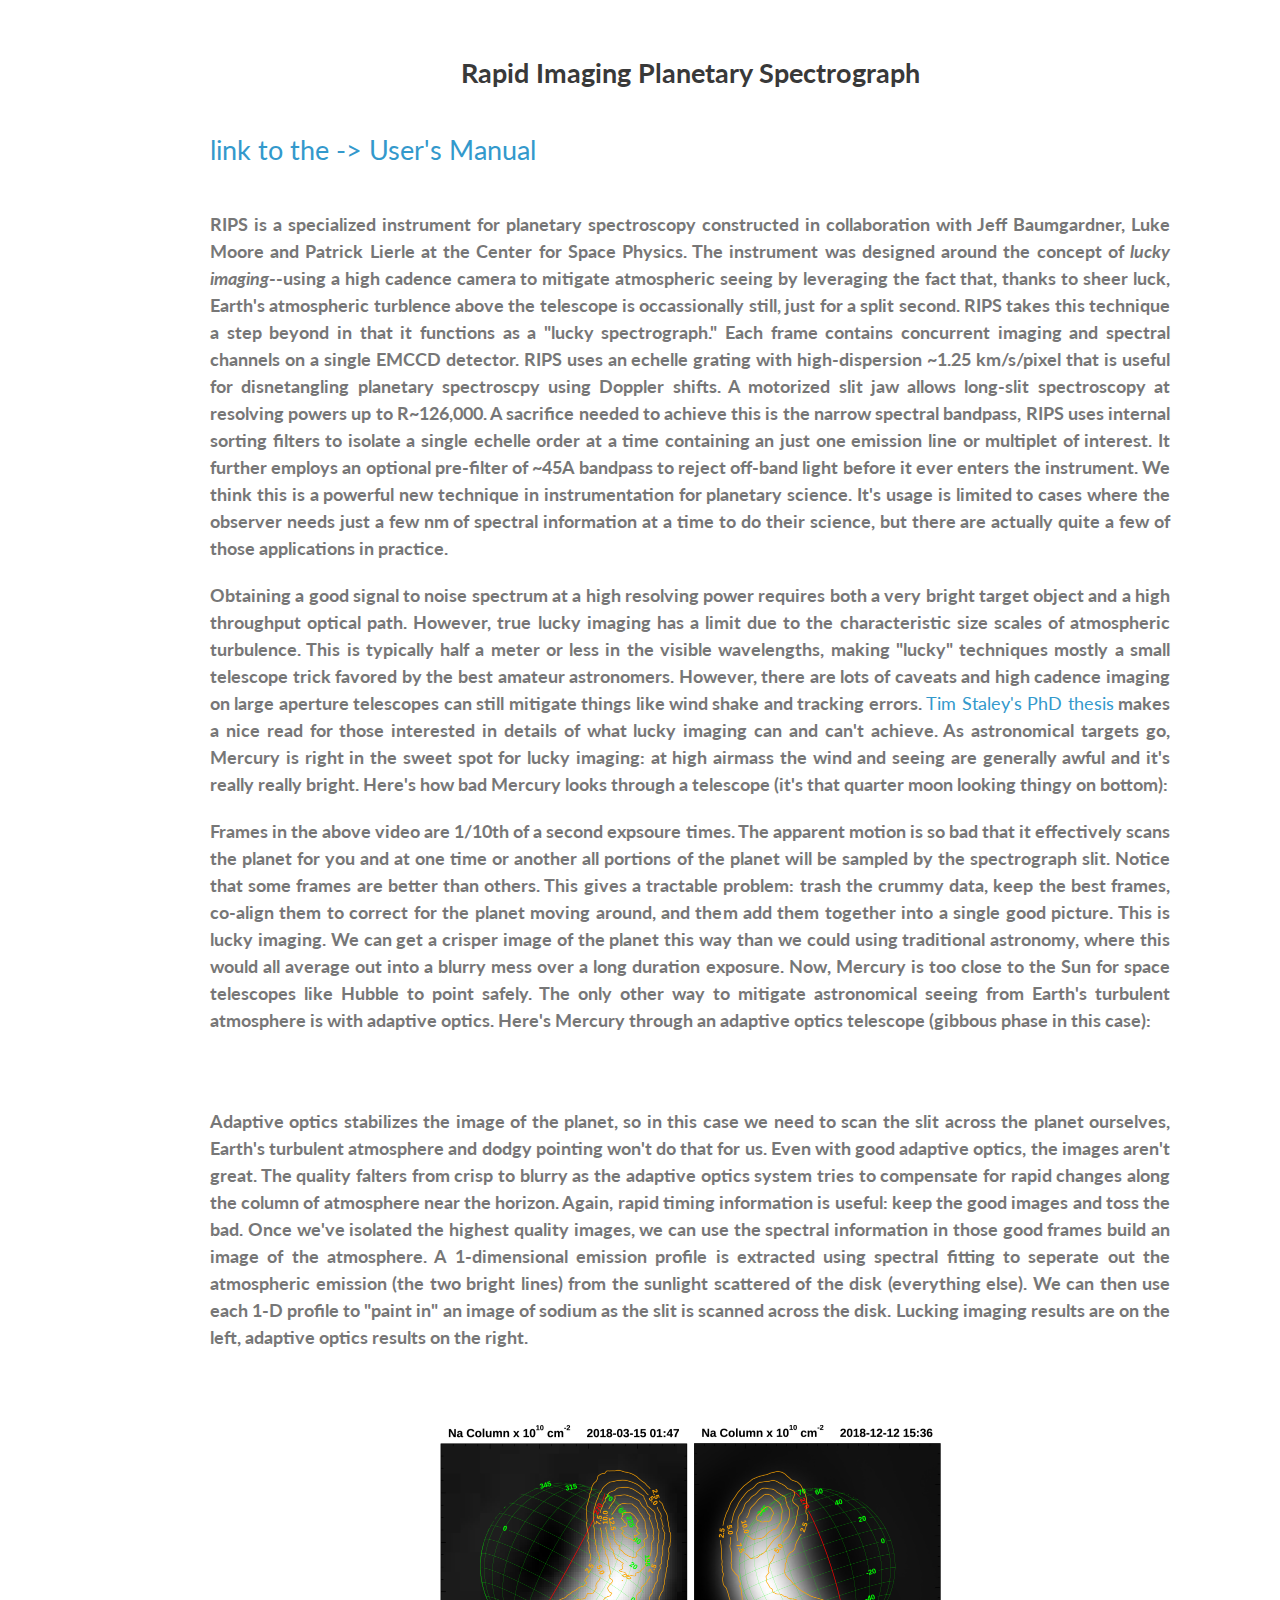
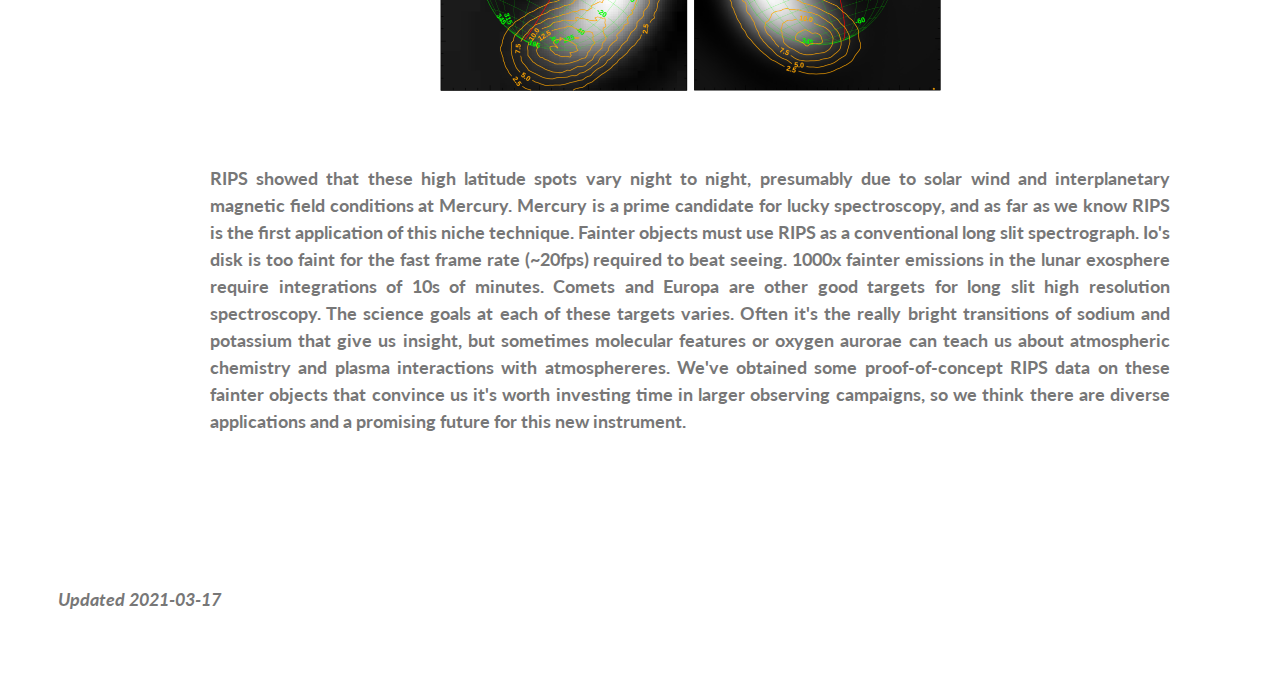
<file: RIPS.html>
<!doctype html>
<html>
<script src="https://archive.org/jw/8/jwplayer.js"></script>
 <head>
    <meta charset="utf-8">
    <meta http-equiv="X-UA-Compatible" content="chrome=1">
    <title>Rapid Imaging Planetary Spectrograph</title>
    <link rel="stylesheet" href="../stylesheets/Custom.css">
    <link rel="stylesheet" href="../stylesheets/github-light.css">
    <meta name="viewport" content="width=device-width, initial-scale=1, user-scalable=no">
    <!--[if lt IE 9]>
    <script src="//html5shiv.googlecode.com/svn/trunk/html5.js"></script>
    <![endif]-->
  </head>
<body>
 <div class="wrapper">
  <section>
  <h2><p align="center">Rapid Imaging Planetary Spectrograph</p></h2>
  <br>
  <h2>
  <a href="RIPS Manual.pdf">link to the -> User's Manual</a></h2>
  <br>
  <p>
RIPS is a specialized instrument for planetary spectroscopy constructed in collaboration with Jeff Baumgardner, Luke Moore and Patrick Lierle at the Center for Space Physics. The instrument was designed around the concept of <i>lucky imaging</i>--using a high cadence camera to mitigate atmospheric seeing by leveraging the fact that, thanks to sheer luck, Earth's atmospheric turblence above the telescope is occassionally still, just for a split second. RIPS takes this technique a step beyond in that it functions as a "lucky spectrograph." Each frame contains concurrent imaging and spectral channels on a single EMCCD detector. RIPS uses an echelle grating with high-dispersion ~1.25 km/s/pixel that is useful for disnetangling planetary spectroscpy using Doppler shifts. A motorized slit jaw allows long-slit spectroscopy at resolving powers up to R~126,000. A sacrifice needed to achieve this is the narrow spectral bandpass, RIPS uses internal sorting filters to isolate a single echelle order at a time containing an just one emission line or multiplet of interest. It further employs an optional pre-filter of ~45A bandpass to reject off-band light before it ever enters the instrument. We think this is a powerful new technique in instrumentation for planetary science. It's usage is limited to cases where the observer needs just a few nm of spectral information at a time to do their science, but there are actually quite a few of those applications in practice. 
</p>
<p>
Obtaining a good signal to noise spectrum at a high resolving power requires both a very bright target object and a high throughput optical path. However, true lucky imaging has a limit due to the characteristic size scales of atmospheric turbulence. This is typically half a meter or less in the visible wavelengths, making "lucky" techniques mostly a small telescope trick favored by the best amateur astronomers. However, there are lots of caveats and high cadence imaging on large aperture telescopes can still mitigate things like wind shake and tracking errors. <a href="https://arxiv.org/pdf/1404.5907.pdf">Tim Staley's PhD thesis</a> makes a nice read for those interested in details of what lucky imaging can and can't achieve. As astronomical targets go, Mercury is right in the sweet spot for lucky imaging: at high airmass the wind and seeing are generally awful and it's really really bright. Here's how bad Mercury looks through a telescope (it's that quarter moon looking thingy on bottom):
</p>
<div align="center">
<div id="playc" style="width:556px; margin:auto;"> </div>
  <script>
    jwplayer("playc").setup({
        "playlist": [
            { duration:17.00, 
              title:"RIPS Mercury First Light", 
              image:"https://archive.org/download/RIPSMercuryFirstLight/RIPSMercuryFirstLight.thumbs/RIPS_Mercury_First_Light_000009.jpg", 
              sources:[ {file:"https://archive.org/download/RIPSMercuryFirstLight/RIPS_Mercury_First_Light.mp4",type:"video/mp4"} 
              ]
            },
        ],
        "startparam":"start",
        "repeat":"list",
        "width":480,
        "height":518
    });
  </script>
</div>
<p>
 Frames in the above video are 1/10th of a second expsoure times. The apparent motion is so bad that it effectively scans the planet for you and at one time or another all portions of the planet will be sampled by the spectrograph slit. Notice that some frames are better than others. This gives a tractable problem: trash the crummy data, keep the best frames, co-align them to correct for the planet moving around, and them add them together into a single good picture. This is lucky imaging. We can get a crisper image of the planet this way than we could using traditional astronomy, where this would all average out into a blurry mess over a long duration exposure. Now, Mercury is too close to the Sun for space telescopes like Hubble to point safely. The only other way to mitigate astronomical seeing from Earth's turbulent atmosphere is with adaptive optics. Here's Mercury through an adaptive optics telescope (gibbous phase in this case):
</p>
<div align="center">
<div id="playd" style="width:960px; margin:auto;"> </div>
  <script>
    jwplayer("playd").setup({
        "playlist": [
            { duration:25.00, 
              title:"RIPS Mercury Scan Adaptive Optics", 
              image:"https://archive.org/download/Mercury500KineticScanNa3ANDImagingNaOrder2/format=Thumbnail", 
              sources:[ {file:"https://archive.org/download/Mercury500KineticScanNa3ANDImagingNaOrder2/Mercury%20-%20500%20kinetic%20scan%20-%20Na%203A%20%2B%20ND%20imaging%20-%20Na%20order%20%282%29.mp4",type:"video/mp4"} ]
            },
        ],
        "startparam":"start",
        "repeat":"list",
        "width":480,
        "height":480
    });
  </script>
</div>
<br>
<br>
<p>
Adaptive optics stabilizes the image of the planet, so in this case we need to scan the slit across the planet ourselves, Earth's turbulent atmosphere and dodgy pointing won't do that for us. Even with good adaptive optics, the images aren't great. The quality falters from crisp to blurry as the adaptive optics system tries to compensate for rapid changes along the column of atmosphere near the horizon. Again, rapid timing information is useful: keep the good images and toss the bad. Once we've isolated the highest quality images, we can use the spectral information in those good frames build an image of the atmosphere. A 1-dimensional emission profile is extracted using spectral fitting to seperate out the atmospheric emission (the two bright lines) from the sunlight scattered of the disk (everything else). We can then use each 1-D profile to "paint in" an image of sodium as the slit is scanned across the disk. Lucking imaging results are on the left, adaptive optics results on the right.   
</p>
<br>
<br>
<p align="center"><img src="Mercury/Schmidt_2020_Fig_7.jpg" width="501" height="266" alt="AO vs Lucky Imaging" align="middle"></p>
<br>
<br>
<p>
RIPS showed that these high latitude spots vary night to night, presumably due to solar wind and interplanetary magnetic field conditions at Mercury. Mercury is a prime candidate for lucky spectroscopy, and as far as we know RIPS is the first application of this niche technique. Fainter objects must use RIPS as a conventional long slit spectrograph. Io's disk is too faint for the fast frame rate (~20fps) required to beat seeing. 1000x fainter emissions in the lunar exosphere require integrations of 10s of minutes. Comets and Europa are other good targets for long slit high resolution spectroscopy. The science goals at each of these targets varies. Often it's the really bright transitions of sodium and potassium that give us insight, but sometimes molecular features or oxygen aurorae can teach us about atmospheric chemistry and plasma interactions with atmosphereres. We've obtained some proof-of-concept RIPS data on these fainter objects that convince us it's worth investing time in larger observing campaigns, so we think there are diverse applications and a promising future for this new instrument. 
</p>
</div>
<br>
<br>
</section>
</br>
<p><i>Updated 2021-03-17</i></p>
<script src="../javascripts/scale.fix.js"></script>
</body>
</html>
</file>
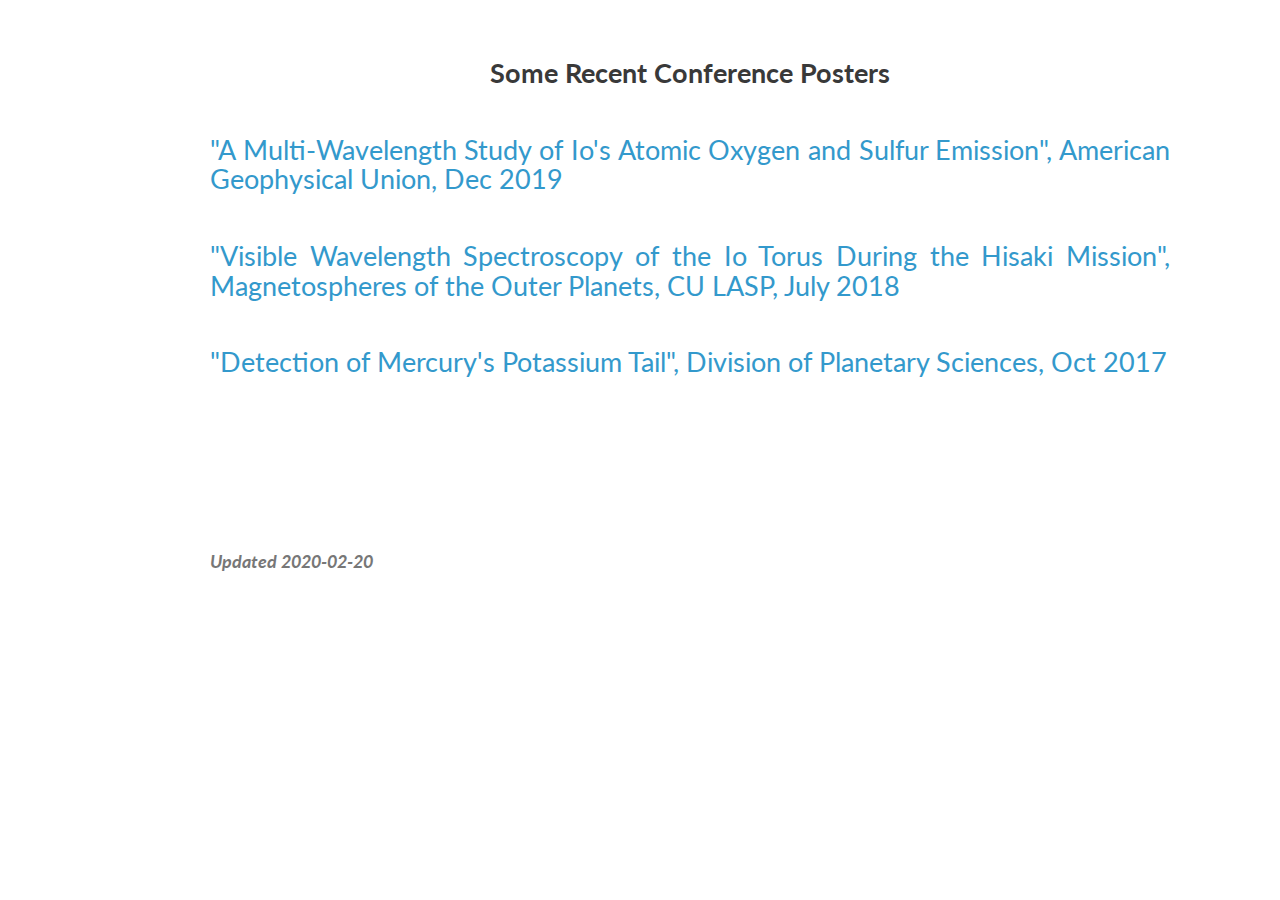
<file: Talks.html>
<!doctype html>
<html>
<script src="https://archive.org/jw/8/jwplayer.js"></script>
 <head>
    <meta charset="utf-8">
    <meta http-equiv="X-UA-Compatible" content="chrome=1">
    <title>Recent, Talks & Posters</title>
    <link rel="stylesheet" href="../stylesheets/Custom.css">
    <link rel="stylesheet" href="../stylesheets/github-light.css">
    <meta name="viewport" content="width=device-width, initial-scale=1, user-scalable=no">
    <!--[if lt IE 9]>
    <script src="//html5shiv.googlecode.com/svn/trunk/html5.js"></script>
    <![endif]-->
  </head>
<body>
 <div class="wrapper">
  <section>
  <h2><p align="center">Some Recent Conference Posters</p></h2>
  <br>
  <h2>
  <a href="Talks\AGU_2019_Poster.pdf">"A Multi-Wavelength Study of Io's Atomic
Oxygen and Sulfur Emission", American Geophysical Union, Dec 2019</a></h2>
  <br>
  <h2> 
  <a href="Talks\MOP_2018_Poster.pdf">"Visible Wavelength Spectroscopy of the Io Torus
During the Hisaki Mission", Magnetospheres of the Outer Planets, CU LASP, July 2018</a></h2>
<br>  
<h2>
  <a href="https://dps2017-aas.ipostersessions.com/default.aspx?s=1E-D9-DF-33-AE-10-48-69-02-D9-64-4C-2F-CC-5A-5B"> "Detection of Mercury's Potassium Tail", Division of Planetary Sciences, Oct 2017</a></h2>
  <br>  
<p>
<br>
</section>
</br>
<p><i>Updated 2020-02-20</i></p>
<script src="../javascripts/scale.fix.js"></script>
</body>
</html>
</file>
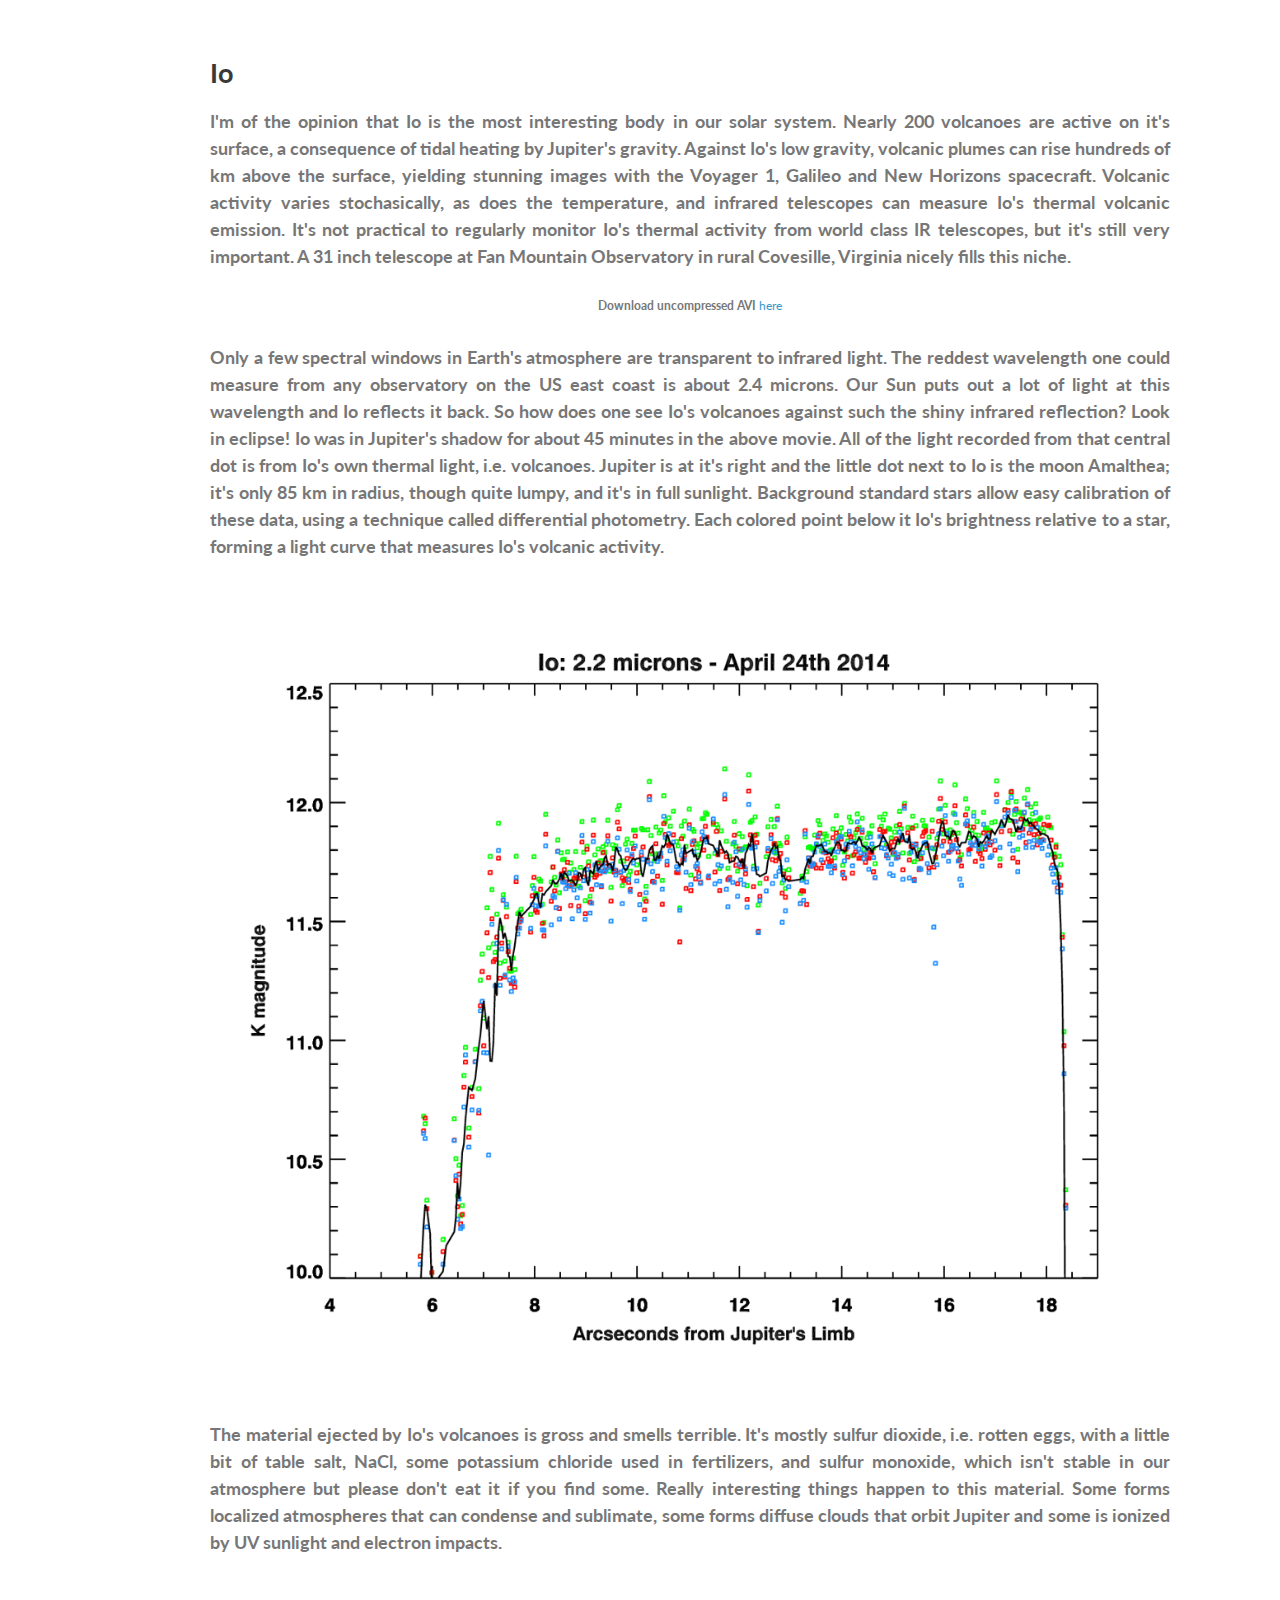
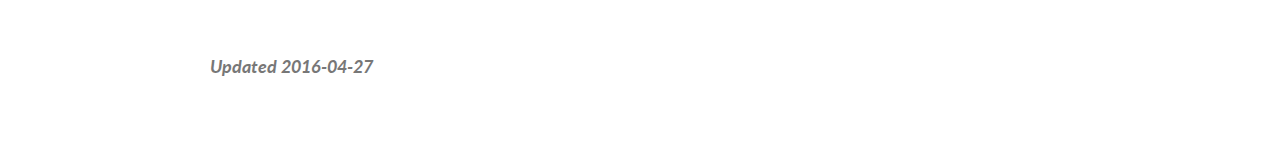
<file: Io/Io.html>
<!doctype html>
<html>
 <script src="https://archive.org/jw/6.8/jwplayer.js"></script>
 <script>jwplayer.key="sZbikYlI/xtW0U/3Tw1DOdjC1EahhtUCJF5KggVdqDY=";</script>
 <head>
    <meta charset="utf-8">
    <meta http-equiv="X-UA-Compatible" content="chrome=1">
    <title>Io</title>
    <link rel="stylesheet" href="../stylesheets/Custom.css">
    <link rel="stylesheet" href="../stylesheets/github-light.css">
    <meta name="viewport" content="width=device-width, initial-scale=1, user-scalable=no">
    <!--[if lt IE 9]>
    <script src="//html5shiv.googlecode.com/svn/trunk/html5.js"></script>
    <![endif]-->
  </head>
<body>
 <div class="wrapper">
  <section>
  <h2>Io</h2>
  <p>I'm of the opinion that Io is the most interesting body in our solar system. Nearly 200 volcanoes are active on it's surface, a consequence of tidal heating by Jupiter's gravity. Against Io's low gravity, volcanic plumes can rise hundreds of km above the surface, yielding stunning images with the Voyager 1, Galileo and New Horizons spacecraft. Volcanic activity varies stochasically, as does the temperature, and infrared telescopes can measure Io's thermal volcanic emission. It's not practical to regularly monitor Io's thermal activity from world class IR telescopes, but it's still very important. A 31 inch telescope at Fan Mountain Observatory in rural Covesille, Virginia nicely fills this niche. </p>   
<div align="center">
<div id="playa" style="width:960px; margin:auto;"> </div>
  <script>
    jwplayer("playa").setup({
        "playlist": [
            { duration:32, 
              title:"K-Band Io 2014-04-24 Eclipse", 
              image:"https://archive.org/download/IOFanUT24042014/format=Thumbnail", 
              sources:[ {file:"https://archive.org/download/IOFanUT24042014/format=h.264",type:"video/mp4"} ]
            },
        ],
        "startparam":"start",
        "repeat":"list",
        "width":500,
        "height":500
    });
  </script>
<small>Download uncompressed AVI <a href="https://archive.org/download/IOFanUT24042014/IOFanUT24042014.avi"> here</a></small>
</div>
<br>
<p>Only a few spectral windows in Earth's atmosphere are transparent to infrared light. The reddest wavelength one could measure from any observatory on the US east coast is about 2.4 microns. Our Sun puts out a lot of light at this wavelength and Io reflects it back. So how does one see Io's volcanoes against such the shiny infrared reflection? Look in eclipse! Io was in Jupiter's shadow for about 45 minutes in the above movie. All of the light recorded from that central dot is from Io's own thermal light, i.e. volcanoes. Jupiter is at it's right and the little dot next to Io is the moon Amalthea; it's only 85 km in radius, though quite lumpy, and it's in full sunlight. Background standard stars allow easy calibration of these data, using a technique called differential photometry. Each colored point below it Io's brightness relative to a star, forming a light curve that measures Io's volcanic activity. </p>
<br><p><img src="Io_Light_Curve.png" alt="Io K Curve" align="center"> </p></br> 
<p>The material ejected by Io's volcanoes is gross and smells terrible. It's mostly sulfur dioxide, i.e. rotten eggs, with a little bit of table salt, NaCl, some potassium chloride used in fertilizers, and sulfur monoxide, which isn't stable in our atmosphere but please don't eat it if you find some. Really interesting things happen to this material. Some forms localized atmospheres that can condense and sublimate, some forms diffuse clouds that orbit Jupiter and some is ionized by UV sunlight and electron impacts. </p>
</section>
</br>
<p><i>Updated 2016-04-27</i></p>
<script src="../javascripts/scale.fix.js"></script>
</body>
</html>
</file>
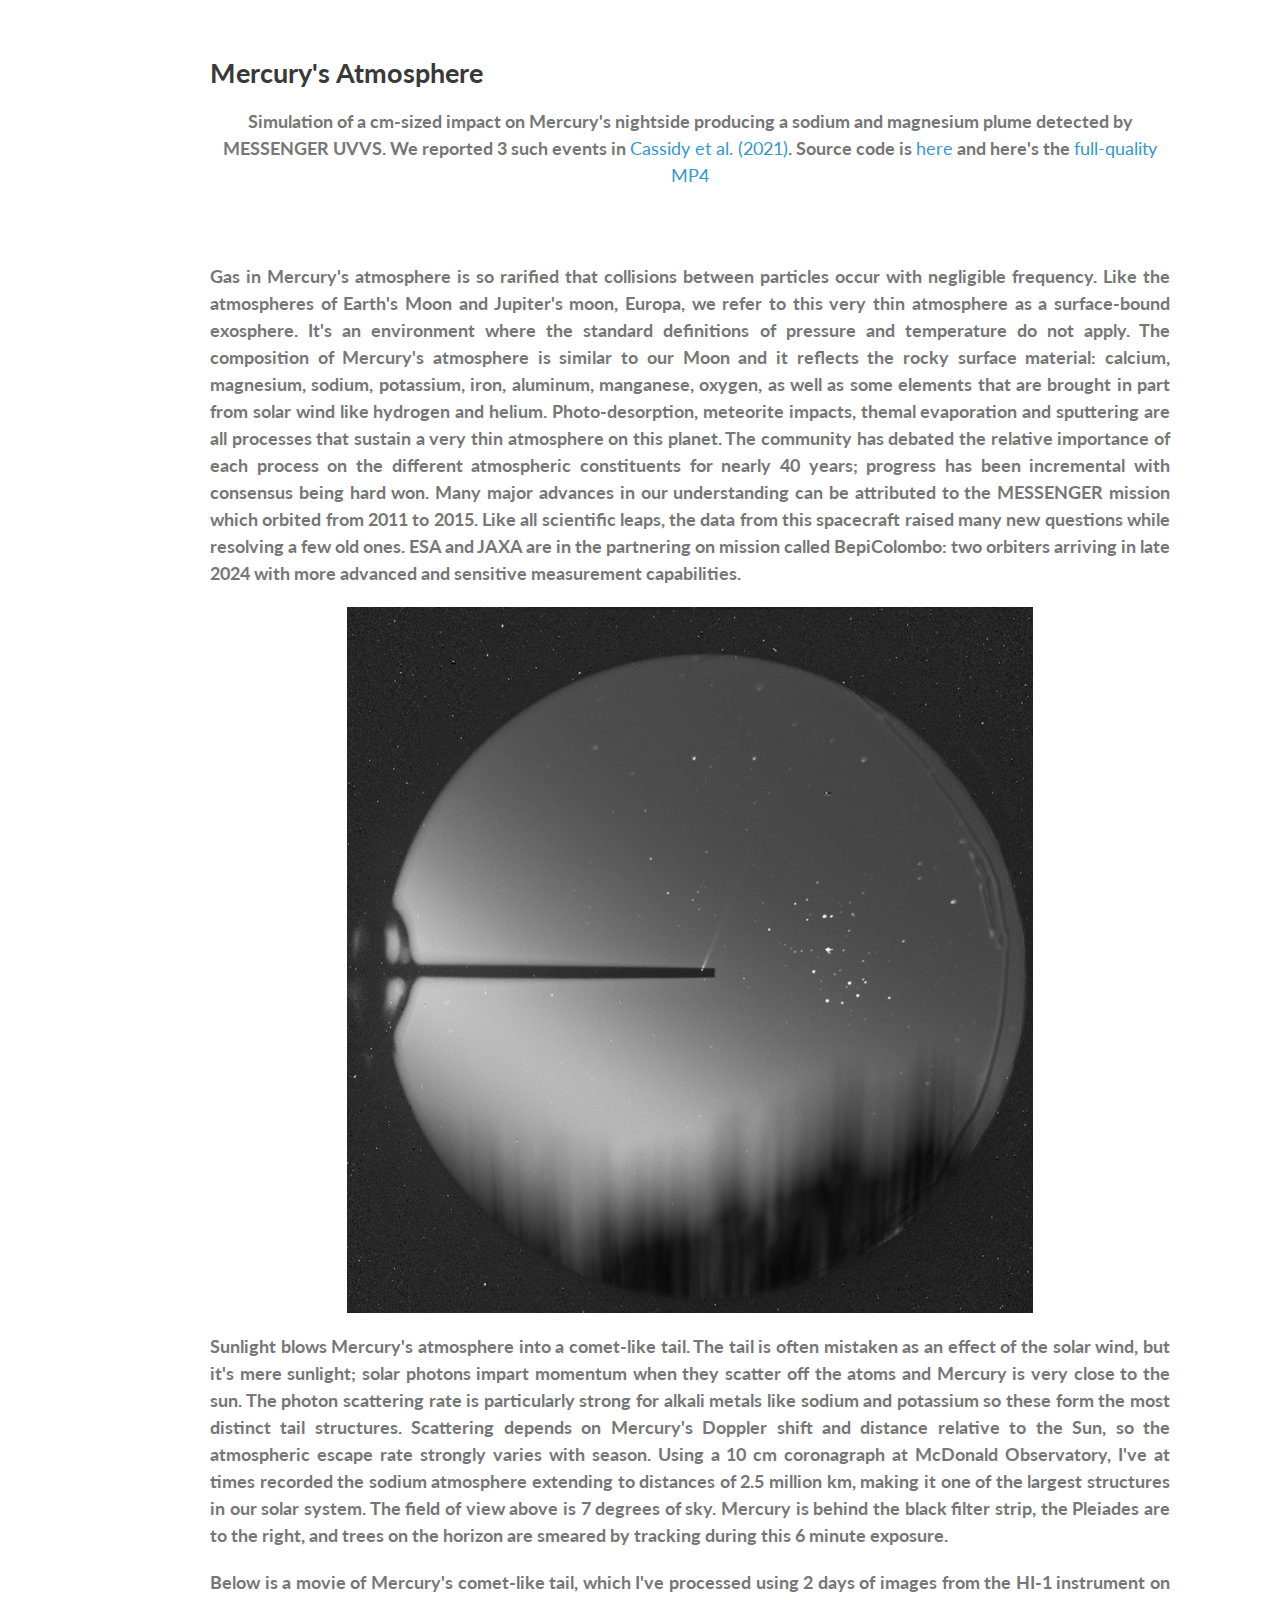
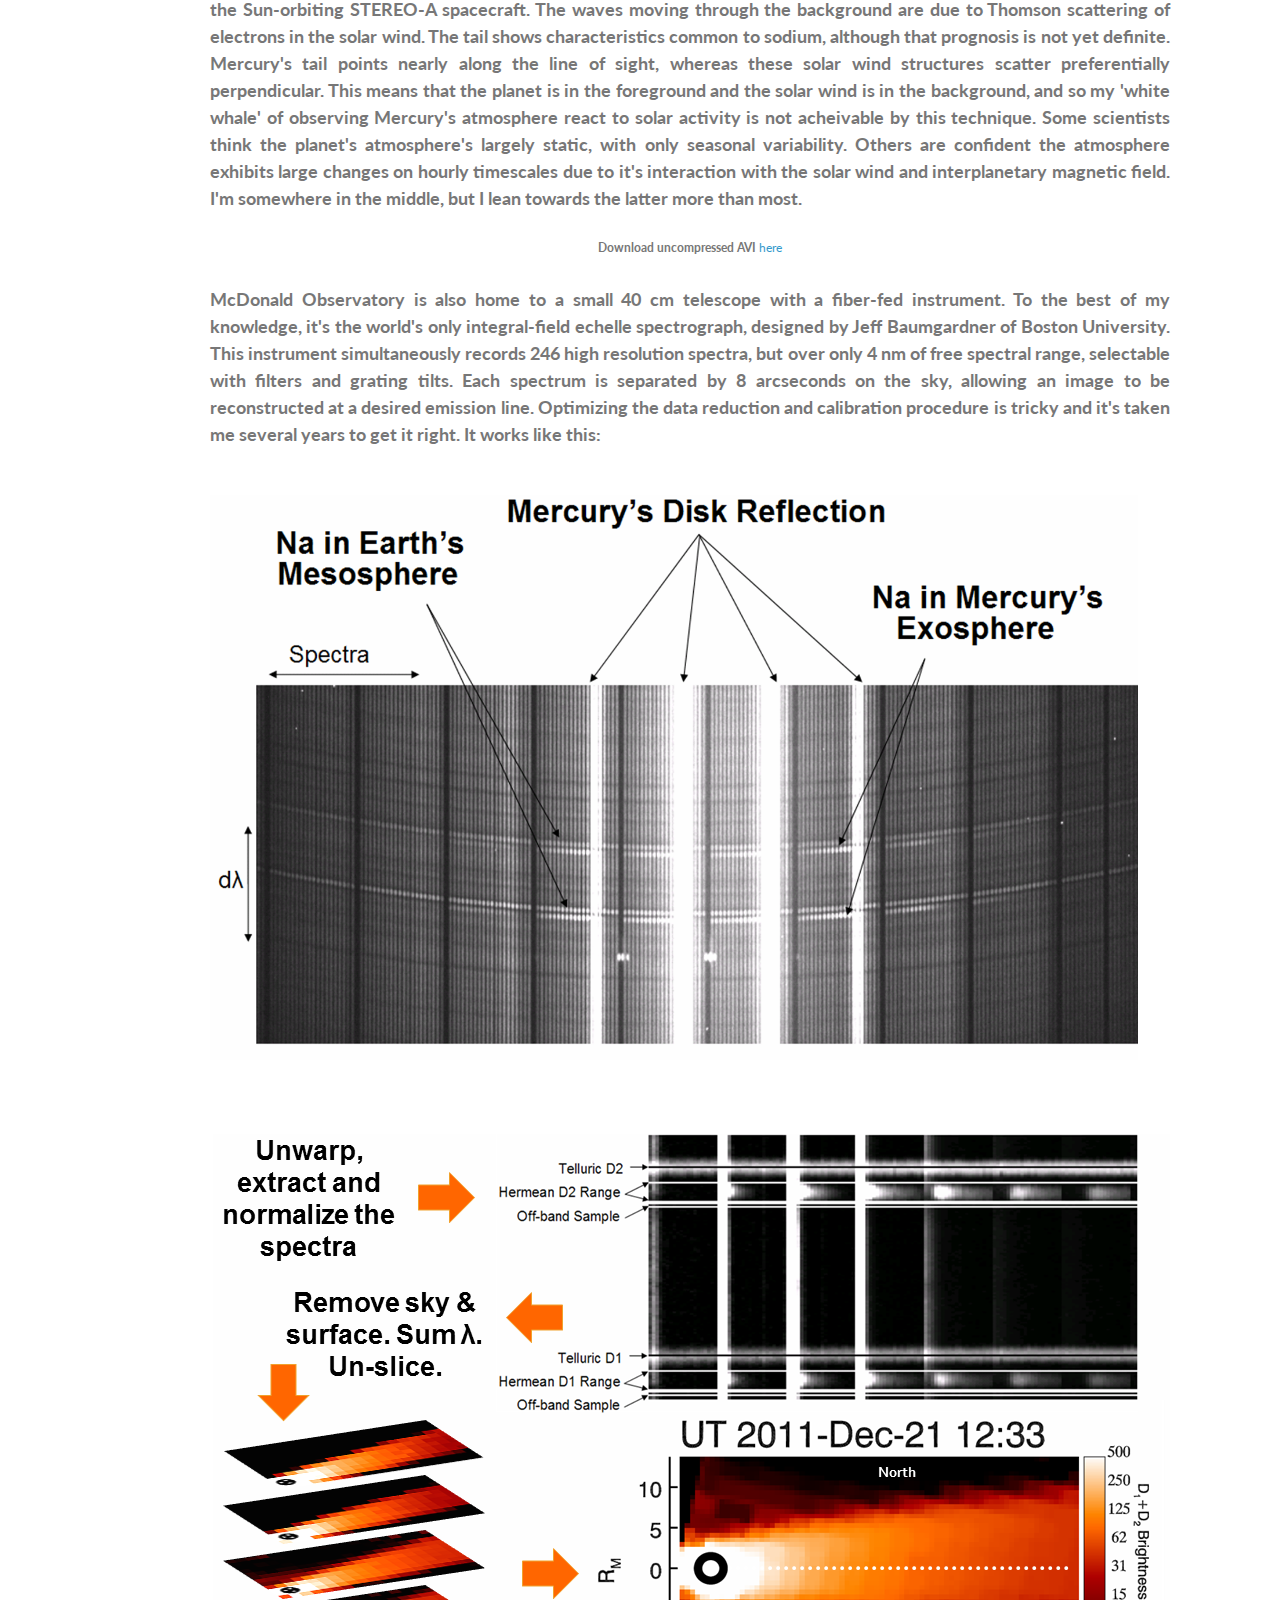
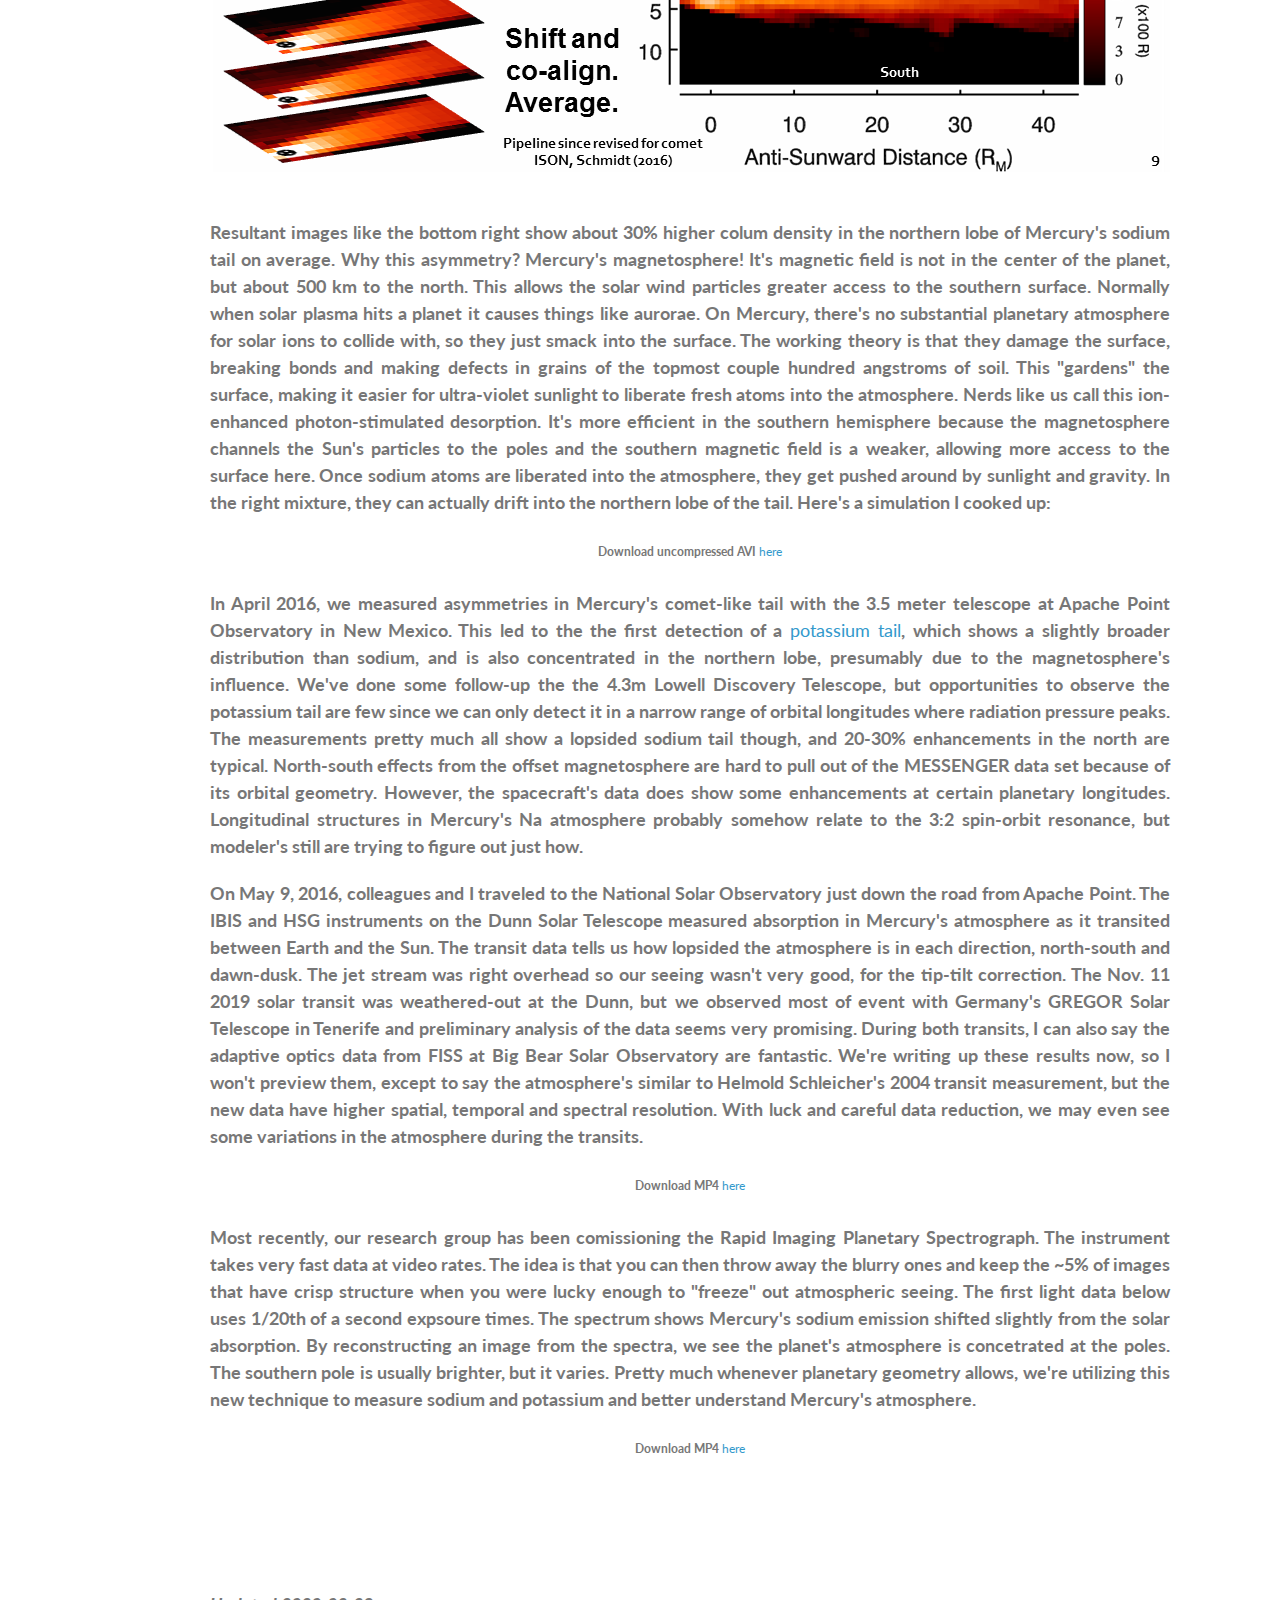
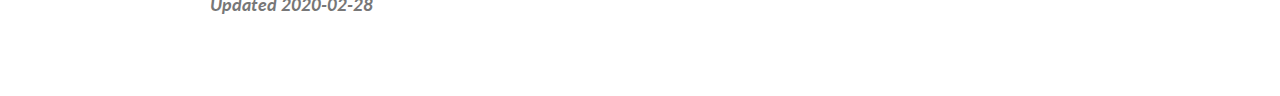
<file: Mercury/Mercury.html>
<!doctype html>
<html>
<script src="https://archive.org/jw/8/jwplayer.js"></script>

 <head>
    <meta charset="utf-8">
    <meta http-equiv="X-UA-Compatible" content="chrome=1">
    <title>Mercury's Atmosphere</title>
    <link rel="stylesheet" href="../stylesheets/Custom.css">
    <link rel="stylesheet" href="../stylesheets/github-light.css">
    <meta name="viewport" content="width=device-width, initial-scale=1, user-scalable=no">
    <!--[if lt IE 9]>
    <script src="//html5shiv.googlecode.com/svn/trunk/html5.js"></script>
    <![endif]-->
  </head>
<body>
 <div class="wrapper">
  <section>

  <h2>Mercury's Atmosphere</h2> 
  
  <p>
  <div align="center">
  <div id="playe" style="width:720px; margin:auto;"> </div>
  <script>
    jwplayer("playe").setup({
        "playlist": [
            { duration:31, 
              title:"impactor plume", 
              image:"https://archive.org/download/correlation-sequence/correlation-sequence.thumbs/Correlation_Sequence_000009.jpg", 
              sources:[ {file:"https://archive.org/download/correlation-sequence/Correlation_Sequence.ia.mp4",type:"video/mp4"} ]
            },
        ],
        "startparam":"start",
        "repeat":"list",
        "width":720,
        "height":540
    });
  </script>
Simulation of a cm-sized impact on Mercury's nightside producing a sodium and magnesium plume detected by MESSENGER UVVS. We reported 3 such events in <a  href="https://doi.org/10.3847/PSJ/ac1a19"> Cassidy et al. (2021)</a>. Source code is <a  href="https://github.com/CarlSchmidt/Exosphere-Model"> here</a> and here's the <a  href="https://archive.org/download/correlation-sequence/Correlation_Sequence.mp4"> full-quality MP4</a>
</p>
</div>
<br></br>
  <p>Gas in Mercury's atmosphere is so rarified that collisions between particles occur with negligible frequency. Like the atmospheres of Earth's Moon and Jupiter's moon, Europa, we refer to this very thin atmosphere as a surface-bound exosphere. It's an environment where the standard definitions of pressure and temperature do not apply. The composition of Mercury's atmosphere is similar to our Moon and it reflects the rocky surface material: calcium, magnesium, sodium, potassium, iron, aluminum, manganese, oxygen, as well as some elements that are brought in part from solar wind like hydrogen and helium. Photo-desorption, meteorite impacts, themal evaporation and sputtering are all processes that sustain a very thin atmosphere on this planet. The community has debated the relative importance of each process on the different atmospheric constituents for nearly 40 years; progress has been incremental with consensus being hard won. Many major advances in our understanding can be attributed to the MESSENGER mission which orbited from 2011 to 2015. Like all scientific leaps, the data from this spacecraft raised many new questions while resolving a few old ones. ESA and JAXA are in the partnering on mission called BepiColombo: two orbiters arriving in late 2024 with more advanced and sensitive measurement capabilities.</p>   
  <p align="center"><img src="Coronagraph_Example_30_April_2009.png" width="686" height="706" alt="Coronagraph" align="middle"></p>
  <p>Sunlight blows Mercury's atmosphere into a comet-like tail. The tail is often mistaken as an effect of the solar wind, but it's mere sunlight; solar photons impart momentum when they scatter off the atoms and Mercury is very close to the sun. The photon scattering rate is particularly strong for alkali metals like sodium and potassium so these form the most distinct tail structures. Scattering depends on Mercury's Doppler shift and distance relative to the Sun, so the atmospheric escape rate strongly varies with season. Using a 10 cm coronagraph at McDonald Observatory, I've at times recorded the sodium atmosphere extending to distances of 2.5 million km, making it one of the largest structures in our solar system. The field of view above is 7 degrees of sky. Mercury is behind the black filter strip, the Pleiades are to the right, and trees on the horizon are smeared by tracking during this 6 minute exposure.</p> 
  <p>Below is a movie of Mercury's comet-like tail, which I've processed using 2 days of images from the HI-1 instrument on the Sun-orbiting STEREO-A spacecraft. The waves moving through the background are due to Thomson scattering of electrons in the solar wind. The tail shows characteristics common to sodium, although that prognosis is not yet definite. Mercury's tail points nearly along the line of sight, whereas these solar wind structures scatter preferentially perpendicular. This means that the planet is in the foreground and the solar wind is in the background, and so my 'white whale' of observing Mercury's atmosphere react to solar activity is not acheivable by this technique. Some scientists think the planet's atmosphere's largely static, with only seasonal variability. Others are confident the atmosphere exhibits large changes on hourly timescales due to it's interaction with the solar wind and interplanetary magnetic field. I'm somewhere in the middle, but I lean towards the latter more than most. </p>
  
  
<div align="center">
<div id="playa" style="width:960px; margin:auto;"> </div>
  <script>
    jwplayer("playa").setup({
        "playlist": [
            { duration:7, 
              title:"STEREO HI-1A Feb 8-10 2008", 
              image:"https://archive.org/download/Feb8102008HI1A/format=Thumbnail", 
              sources:[ {file:"https://archive.org/download/Feb8102008HI1A/format=h.264",type:"video/mp4"} ]
            },
            { duration:7, 
              title:"STEREO HI-1A Feb 8-10 2008", 
              image:"https://archive.org/download/Feb8102008HI1A/format=Thumbnail", 
              sources:[ {file:"https://archive.org/download/Feb8102008HI1A/format=h.264",type:"video/mp4"} ]
            },
            { duration:7, 
              title:"STEREO HI-1A Feb 8-10 2008", 
              image:"https://archive.org/download/Feb8102008HI1A/format=Thumbnail", 
              sources:[ {file:"https://archive.org/download/Feb8102008HI1A/format=h.264",type:"video/mp4"} ]
            },
            { duration:7, 
              title:"STEREO HI-1A Feb 8-10 2008", 
              image:"https://archive.org/download/Feb8102008HI1A/format=Thumbnail", 
              sources:[ {file:"https://archive.org/download/Feb8102008HI1A/format=h.264",type:"video/mp4"} ]
            },
        ],
        "startparam":"start",
        "repeat":"list",
        "width":800,
        "height":400
    });
  </script>
<small>Download uncompressed AVI <a href="https://archive.org/download/Feb8102008HI1A/Feb8102008HI1A.avi"> here</a></small>
</div>
<br>
<p>McDonald Observatory is also home to a small 40 cm telescope with a fiber-fed instrument. To the best of my knowledge, it's the world's only integral-field echelle spectrograph, designed by Jeff Baumgardner of Boston University. This instrument simultaneously records 246 high resolution spectra, but over only 4 nm of free spectral range, selectable with filters and grating tilts. Each spectrum is separated by 8 arcseconds on the sky, allowing an image to be reconstructed at a desired emission line. Optimizing the data reduction and calibration procedure is tricky and it's taken me several years to get it right. It works like this:</p>
<br><p><img src="Example_Spectrograph_Data2.png" width="928" height="565" alt="Spectrograph" align="center"></p></br>
<br><p><img src="Slide9.PNG" alt="Coronagraph" align="center"> </p></br>
<p>Resultant images like the bottom right show about 30% higher colum density in the northern lobe of Mercury's sodium tail on average. Why this asymmetry? Mercury's magnetosphere! It's magnetic field is not in the center of the planet, but about 500 km to the north. This allows the solar wind particles greater access to the southern surface. Normally when solar plasma hits a planet it causes things like aurorae. On Mercury, there's no substantial planetary atmosphere for solar ions to collide with, so they just smack into the surface. The working theory is that they damage the surface, breaking bonds and making defects in grains of the topmost couple hundred angstroms of soil. This "gardens" the surface, making it easier for ultra-violet sunlight to liberate fresh atoms into the atmosphere. Nerds like us call this ion-enhanced photon-stimulated desorption. It's more efficient in the southern hemisphere because the magnetosphere channels the Sun's particles to the poles and the southern magnetic field is a weaker, allowing more access to the surface here. Once sodium atoms are liberated into the atmosphere, they get pushed around by sunlight and gravity. In the right mixture, they can actually drift into the northern lobe of the tail. Here's a simulation I cooked up:</p>

<div align="center">
<div id="playb" style="width:960px; margin:auto;"> </div>
  <script>
    jwplayer("playb").setup({
        "playlist": [
            { duration:6, 
              title:"Sodium Slosh", 
              image:"https://archive.org/download/SloshColumnDensity/format=Thumbnail", 
              sources:[ {file:"https://archive.org/download/SloshColumnDensity/format=h.264",type:"video/mp4"} ]
            },
        ],
        "startparam":"start",
        "repeat":"list",
        "width":550,
        "height":450
    });
  </script>
<small>Download uncompressed AVI <a href="https://archive.org/download/SloshColumnDensity/Slosh_Column_Density.avi"> here</a></small>
</div>
<br>
<p>In April 2016, we measured asymmetries in Mercury's comet-like tail with the 3.5 meter telescope at Apache Point Observatory in New Mexico. This led to the the first detection of a <a href="https://dps2017-aas.ipostersessions.com/default.aspx?s=1E-D9-DF-33-AE-10-48-69-02-D9-64-4C-2F-CC-5A-5B"> potassium tail</a>, which shows a slightly broader distribution than sodium, and is also concentrated in the northern lobe, presumably due to the magnetosphere's influence. We've done some follow-up the the 4.3m Lowell Discovery Telescope, but opportunities to observe the potassium tail are few since we can only detect it in a narrow range of orbital longitudes where radiation pressure peaks. The measurements pretty much all show a lopsided sodium tail though, and 20-30% enhancements in the north are typical. North-south effects from the offset magnetosphere are hard to pull out of the MESSENGER data set because of its orbital geometry. However, the spacecraft's data does show some enhancements at certain planetary longitudes. Longitudinal structures in Mercury's Na atmosphere probably somehow relate to the 3:2 spin-orbit resonance, but modeler's still are trying to figure out just how.</p>   
<p>
On May 9, 2016, colleagues and I traveled to the National Solar Observatory just down the road from Apache Point. The IBIS and HSG instruments on the Dunn Solar Telescope measured absorption in Mercury's atmosphere as it transited between Earth and the Sun. The transit data tells us how lopsided the atmosphere is in each direction, north-south and dawn-dusk. The jet stream was right overhead so our seeing wasn't very good, for the tip-tilt correction. The Nov. 11 2019 solar transit was weathered-out at the Dunn, but we observed most of event with Germany's GREGOR Solar Telescope in Tenerife and preliminary analysis of the data seems very promising. During both transits, I can also say the adaptive optics data from FISS at Big Bear Solar Observatory are fantastic. We're writing up these results now, so I won't preview them, except to say the atmosphere's similar to Helmold Schleicher's 2004 transit measurement, but the new data have higher spatial, temporal and spectral resolution. With luck and careful data reduction, we may even see some variations in the atmosphere during the transits. </p>
<div align="center">
<div id="playc" style="width:960px; margin:auto;"> </div>
  <script>
    jwplayer("playc").setup({
        "playlist": [
            { duration:42.33, 
              title:"Transit Movie", 
              image:"https://archive.org/download/TransitAtHermanD2/format=Thumbnail", 
              sources:[ {file:"https://archive.org/download/TransitAtHermanD2/format=h.264",type:"video/mp4"} ]
            },
            { duration:42.33, 
              title:"Transit Movie", 
              image:"https://archive.org/download/TransitAtHermanD2/format=Thumbnail", 
              sources:[ {file:"https://archive.org/download/TransitAtHermanD2/format=h.264",type:"video/mp4"} ]
            },
        ],
        "startparam":"start",
        "repeat":"list",
        "width":709,
        "height":360
    });
  </script>
<small>Download MP4 <a href="https://archive.org/download/TransitAtHermanD2/Transit_at_Herman_D2.mp4"> here</a></small>
</div>
<br>
<p>Most recently, our research group has been comissioning the Rapid Imaging Planetary Spectrograph. The instrument takes very fast data at video rates. The idea is that you can then throw away the blurry ones and keep the ~5% of images that have crisp structure when you were lucky enough to "freeze" out atmospheric seeing. The first light data below uses 1/20th of a second expsoure times. The spectrum shows Mercury's sodium emission shifted slightly from the solar absorption. By reconstructing an image from the spectra, we see the planet's atmosphere is concetrated at the poles. The southern pole is usually brighter, but it varies. Pretty much whenever planetary geometry allows, we're utilizing this new technique to measure sodium and potassium and better understand Mercury's atmosphere. </p>
<div align="center">
<div id="playd" style="width:960px; margin:auto;"> </div>
  <script>
    jwplayer("playd").setup({
        "playlist": [
            { duration:17.22, 
              title:"RIPS First Light", 
              image:"https://archive.org/download/RIPSMercuryFirstLight/format=Thumbnail", 
              sources:[ {file:"https://archive.org/download/RIPSMercuryFirstLight/RIPS_Mercury_First_Light.mp4",type:"video/mp4"} ]
            },
        ],
        "startparam":"start",
        "repeat":"list",
        "width":720,
        "height":776
    });
  </script>
<small>Download MP4 <a href="https://archive.org/download/RIPSMercuryFirstLight/RIPS_Mercury_First_Light.mp4"> here</a></small>
</div>
<br>

<br>
</section>
</br>
<p><i>Updated 2020-02-28</i></p>
<script src="../javascripts/scale.fix.js"></script>
</body>
</html>
</file>
<file: stylesheets/styles.css>
@import url(https://fonts.googleapis.com/css?family=Lato:300italic,700italic,300,700);

body {
  padding:50px;
  font:14px/1.5 Lato, "Helvetica Neue", Helvetica, Arial, sans-serif;
  color:#777;
  font-weight:300;
}

h1, h2, h3, h4, h5, h6 {
  color:#222;
  margin:0 0 20px;
}

p, ul, ol, table, pre, dl {
  margin:0 0 20px;
}

h1, h2, h3 {
  line-height:1.1;
}

h1 {
  font-size:28px;
}

h2 {
  color:#393939;
}

h3, h4, h5, h6 {
  color:#494949;
}

a {
  color:#39c;
  font-weight:400;
  text-decoration:none;
}

a small {
  font-size:11px;
  color:#777;
  margin-top:-0.6em;
  display:block;
}

.wrapper {
  width:860px;
  margin:0 auto;
}

blockquote {
  border-left:1px solid #e5e5e5;
  margin:0;
  padding:0 0 0 20px;
  font-style:italic;
}

code, pre {
  font-family:Monaco, Bitstream Vera Sans Mono, Lucida Console, Terminal;
  color:#333;
  font-size:12px;
}

pre {
  padding:8px 15px;
  background: #f8f8f8;
  border-radius:5px;
  border:1px solid #e5e5e5;
  overflow-x: auto;
}

table {
  width:100%;
  border-collapse:collapse;
}

th, td {
  text-align:left;
  padding:5px 10px;
  border-bottom:1px solid #e5e5e5;
}

dt {
  color:#444;
  font-weight:700;
}

th {
  color:#444;
}

img {
  max-width:100%;
}

header {
  width:270px;
  float:left;
  position:fixed;
}

header ul {
  list-style:none;
  height:40px;

  padding:0;

  background: #eee;
  background: -moz-linear-gradient(top, #f8f8f8 0%, #dddddd 100%);
  background: -webkit-gradient(linear, left top, left bottom, color-stop(0%,#f8f8f8), color-stop(100%,#dddddd));
  background: -webkit-linear-gradient(top, #f8f8f8 0%,#dddddd 100%);
  background: -o-linear-gradient(top, #f8f8f8 0%,#dddddd 100%);
  background: -ms-linear-gradient(top, #f8f8f8 0%,#dddddd 100%);
  background: linear-gradient(top, #f8f8f8 0%,#dddddd 100%);

  border-radius:5px;
  border:1px solid #d2d2d2;
  box-shadow:inset #fff 0 1px 0, inset rgba(0,0,0,0.03) 0 -1px 0;
  width:270px;
}

header li {
  width:89px;
  float:left;
  border-right:1px solid #d2d2d2;
  height:40px;
}

header ul a {
  line-height:1;
  font-size:11px;
  color:#999;
  display:block;
  text-align:center;
  padding-top:6px;
  height:40px;
}

strong {
  color:#222;
  font-weight:700;
}

header ul li + li {
  width:88px;
  border-left:1px solid #fff;
}

header ul li + li + li {
  border-right:none;
  width:89px;
}

header ul a strong {
  font-size:14px;
  display:block;
  color:#222;
}

section {
  width:500px;
  float:right;
  padding-bottom:50px;
}

article {
  width:1000px;
  float:center;
  padding-bottom:50px;
}

small {
  font-size:11px;
}

hr {
  border:0;
  background:#e5e5e5;
  height:1px;
  margin:0 0 20px;
}

footer {
  width:270px;
  float:left;
  position:fixed;
  bottom:50px;
}

@media print, screen and (max-width: 960px) {

  div.wrapper {
    width:auto;
    margin:0;
  }

  header, section, footer {
    float:none;
    position:static;
    width:auto;
  }

  header {
    padding-right:320px;
  }

  section {
    border:1px solid #e5e5e5;
    border-width:1px 0;
    padding:20px 0;
    margin:0 0 20px;
  }

  header a small {
    display:inline;
  }

  header ul {
    position:absolute;
    right:50px;
    top:52px;
  }
}

@media print, screen and (max-width: 720px) {
  body {
    word-wrap:break-word;
  }

  header {
    padding:0;
  }

  header ul, header p.view {
    position:static;
  }

  pre, code {
    word-wrap:normal;
  }
}

@media print, screen and (max-width: 480px) {
  body {
    padding:15px;
  }

  header ul {
    display:none;
  }
}

@media print {
  body {
    padding:0.4in;
    font-size:12pt;
    color:#444;
  }
}
</file>
<file: stylesheets/github-light.css>
/*
   Copyright 2014 GitHub Inc.

   Licensed under the Apache License, Version 2.0 (the "License");
   you may not use this file except in compliance with the License.
   You may obtain a copy of the License at

       http://www.apache.org/licenses/LICENSE-2.0

   Unless required by applicable law or agreed to in writing, software
   distributed under the License is distributed on an "AS IS" BASIS,
   WITHOUT WARRANTIES OR CONDITIONS OF ANY KIND, either express or implied.
   See the License for the specific language governing permissions and
   limitations under the License.

*/

.pl-c /* comment */ {
  color: #969896;
}

.pl-c1      /* constant, markup.raw, meta.diff.header, meta.module-reference, meta.property-name, support, support.constant, support.variable, variable.other.constant */,
.pl-s .pl-v /* string variable */ {
  color: #0086b3;
}

.pl-e  /* entity */,
.pl-en /* entity.name */ {
  color: #795da3;
}

.pl-s .pl-s1 /* string source */,
.pl-smi      /* storage.modifier.import, storage.modifier.package, storage.type.java, variable.other, variable.parameter.function */ {
  color: #333;
}

.pl-ent /* entity.name.tag */ {
  color: #63a35c;
}

.pl-k /* keyword, storage, storage.type */ {
  color: #a71d5d;
}

.pl-pds              /* punctuation.definition.string, string.regexp.character-class */,
.pl-s                /* string */,
.pl-s .pl-pse .pl-s1 /* string punctuation.section.embedded source */,
.pl-sr               /* string.regexp */,
.pl-sr .pl-cce       /* string.regexp constant.character.escape */,
.pl-sr .pl-sra       /* string.regexp string.regexp.arbitrary-repitition */,
.pl-sr .pl-sre       /* string.regexp source.ruby.embedded */ {
  color: #183691;
}

.pl-v /* variable */ {
  color: #ed6a43;
}

.pl-id /* invalid.deprecated */ {
  color: #b52a1d;
}

.pl-ii /* invalid.illegal */ {
  background-color: #b52a1d;
  color: #f8f8f8;
}

.pl-sr .pl-cce /* string.regexp constant.character.escape */ {
  color: #63a35c;
  font-weight: bold;
}

.pl-ml /* markup.list */ {
  color: #693a17;
}

.pl-mh        /* markup.heading */,
.pl-mh .pl-en /* markup.heading entity.name */,
.pl-ms        /* meta.separator */ {
  color: #1d3e81;
  font-weight: bold;
}

.pl-mq /* markup.quote */ {
  color: #008080;
}

.pl-mi /* markup.italic */ {
  color: #333;
  font-style: italic;
}

.pl-mb /* markup.bold */ {
  color: #333;
  font-weight: bold;
}

.pl-md /* markup.deleted, meta.diff.header.from-file */ {
  background-color: #ffecec;
  color: #bd2c00;
}

.pl-mi1 /* markup.inserted, meta.diff.header.to-file */ {
  background-color: #eaffea;
  color: #55a532;
}

.pl-mdr /* meta.diff.range */ {
  color: #795da3;
  font-weight: bold;
}

.pl-mo /* meta.output */ {
  color: #1d3e81;
}
</file>
<file: stylesheets/Custom.css>
@import url(https://fonts.googleapis.com/css?family=Lato:300italic,700italic,300,700);

body {
  padding:50px;
  font:18px/1.5 Lato, "Helvetica Neue", Helvetica, Arial, sans-serif;
  color:#777;
  font-weight:650;
}

h1, h2, h3, h4, h5, h6 {
  color:#222;
  margin:0 0 20px;
}

p, ul, ol, table, pre, dl {
  margin:0 0 20px;
}

h1, h2, h3 {
  line-height:1.1;
}

h1 {
  font-size:28px;
}

h2 {
  color:#393939;
}

h3, h4, h5, h6 {
  color:#494949;
}

a {
  color:#39c;
  font-weight:400;
  text-decoration:none;
}

a small {
  font-size:12px;
  color:#777;
  margin-top:-0.6em;
  display:block;
}

.wrapper {
  width:860px;
  margin:0 auto;
}

blockquote {
  border-left:1px solid #e5e5e5;
  margin:0;
  padding:0 0 0 20px;
  font-style:italic;
}

code, pre {
  font-family:Monaco, Bitstream Vera Sans Mono, Lucida Console, Terminal;
  color:#333;
  font-size:12px;
}

pre {
  padding:8px 15px;
  background: #f8f8f8;
  border-radius:5px;
  border:1px solid #e5e5e5;
  overflow-x: auto;
}

table {
  width:100%;
  border-collapse:collapse;
}

th, td {
  text-align:left;
  padding:5px 10px;
  border-bottom:1px solid #e5e5e5;
}

dt {
  color:#444;
  font-weight:700;
}

th {
  color:#444;
}

img {
  float:center;
  max-width:100%;
}

header {
  width:270px;
  float:left;
  position:fixed;
}

header ul {
  list-style:none;
  height:40px;

  padding:0;

  background: #eee;
  background: -moz-linear-gradient(top, #f8f8f8 0%, #dddddd 100%);
  background: -webkit-gradient(linear, left top, left bottom, color-stop(0%,#f8f8f8), color-stop(100%,#dddddd));
  background: -webkit-linear-gradient(top, #f8f8f8 0%,#dddddd 100%);
  background: -o-linear-gradient(top, #f8f8f8 0%,#dddddd 100%);
  background: -ms-linear-gradient(top, #f8f8f8 0%,#dddddd 100%);
  background: linear-gradient(top, #f8f8f8 0%,#dddddd 100%);

  border-radius:5px;
  border:1px solid #d2d2d2;
  box-shadow:inset #fff 0 1px 0, inset rgba(0,0,0,0.03) 0 -1px 0;
  width:270px;
}

header li {
  width:89px;
  float:left;
  border-right:1px solid #d2d2d2;
  height:40px;
}

header ul a {
  line-height:1;
  font-size:11px;
  color:#999;
  display:block;
  text-align:center;
  padding-top:6px;
  height:40px;
}

strong {
  color:#222;
  font-weight:700;
}

header ul li + li {
  width:88px;
  border-left:1px solid #fff;
}

header ul li + li + li {
  border-right:none;
  width:89px;
}

header ul a strong {
  font-size:14px;
  display:block;
  color:#222;
}

section {
  width:960px;
  float:center;
  text-align: justify;
  padding-bottom:50px;
}

img {
  float:center;
  max-width:100%;
}

small {
  font-size:12px;
}

hr {
  border:0;
  background:#e5e5e5;
  height:1px;
  margin:0 0 20px;
}

footer {
  width:270px;
  float:left;
  position:fixed;
  bottom:50px;
}

@media print, screen and (max-width: 960px) {

  div.wrapper {
    width:auto;
    margin:0;
  }

  header, section, footer {
    float:none;
    position:static;
    width:auto;
  }

  header {
    padding-right:320px;
  }

  section {
    border:1px solid #e5e5e5;
    border-width:1px 0;
    padding:20px 0;
    margin:0 0 20px;
  }

  header a small {
    display:inline;
  }

  header ul {
    position:absolute;
    right:50px;
    top:52px;
  }
}

@media print, screen and (max-width: 720px) {
  body {
    word-wrap:break-word;
  }

  header {
    padding:0;
  }

  header ul, header p.view {
    position:static;
  }

  pre, code {
    word-wrap:normal;
  }
}

@media print, screen and (max-width: 480px) {
  body {
    padding:15px;
  }

  header ul {
    display:none;
  }
}

@media print {
  body {
    padding:0.4in;
    font-size:12pt;
    color:#444;
  }
}
</file>
